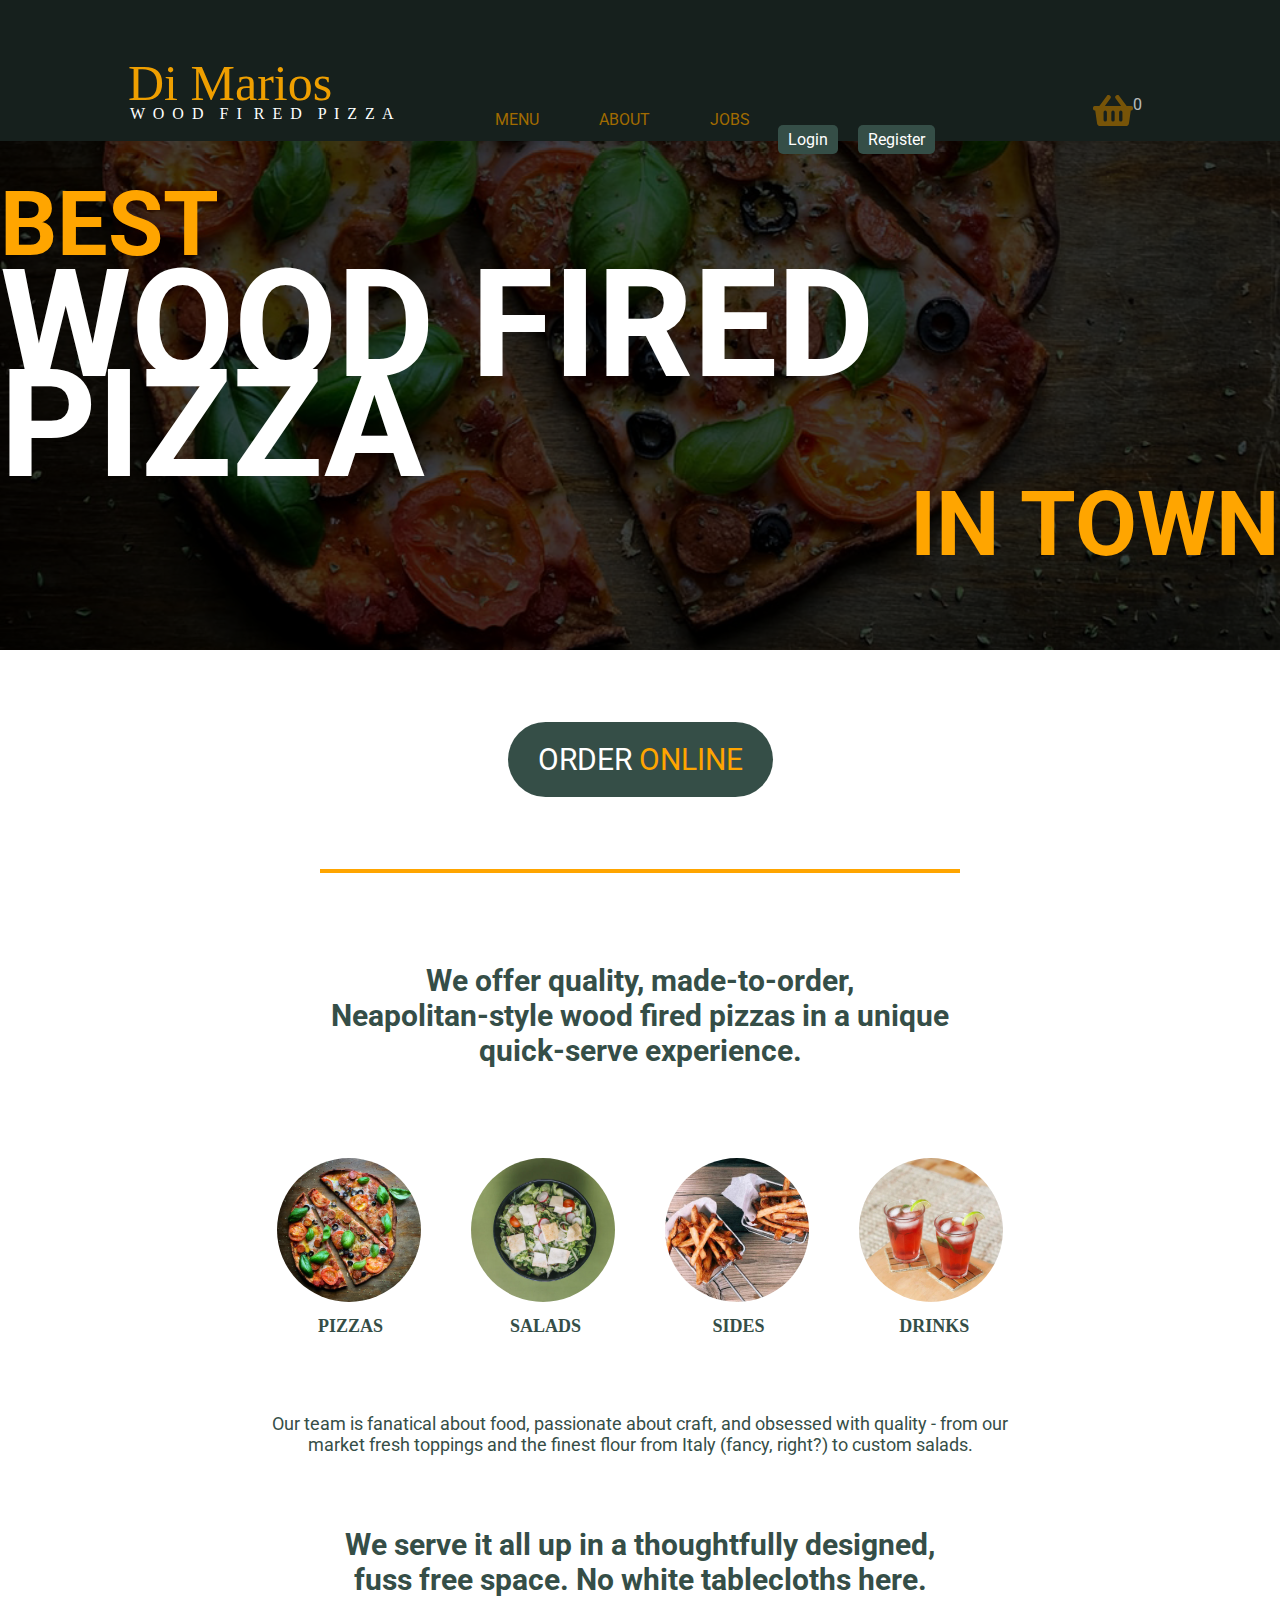
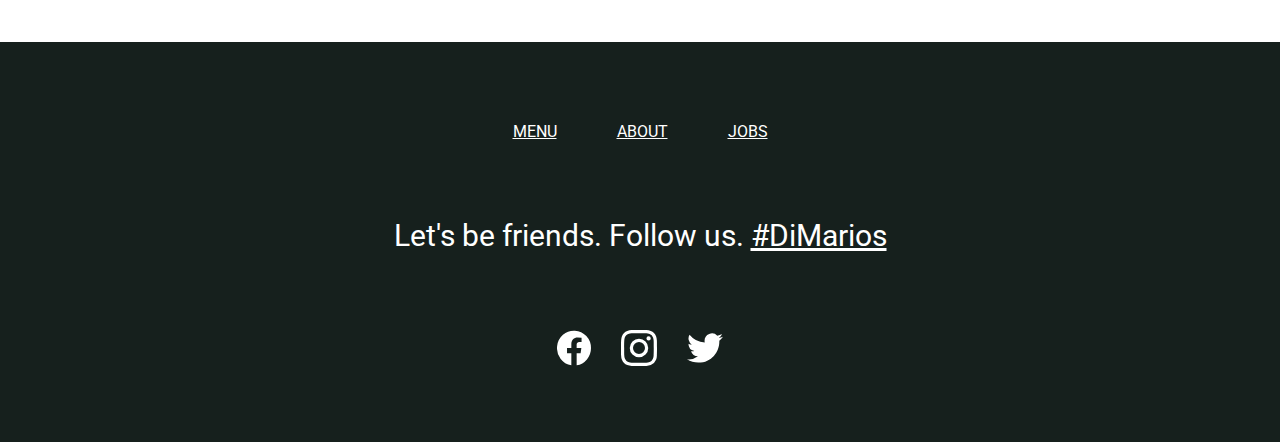
<file: DiMarios Design/index.html>
<!DOCTYPE html>
<html lang="en">
<head>
    <meta charset="UTF-8">
    <meta http-equiv="X-UA-Compatible" content="IE=edge">
    <meta name="description" content="DiMarios wood fired pizza">
    <meta name="viewport" content="width=device-width, initial-scale=1.0">
    <title>DiMarios</title>
    <link href="https://fonts.googleapis.com/css2?family=Roboto:wght@500&display=swap" rel="stylesheet">
    <link rel="stylesheet" href="css/index.css">

</head>
<body>
    <!--top navigation section-->
    <div class="top-section">
        <div class="flex-container">
            <div class="logo">
               <a href="index.html"> <img class="logo-name" src="images/logo.svg" alt="logo" ></a>
            </div>
            <div class="nav_links">
                <ul>
                    <li><a href="menu.html">menu</a></li>
                    <li><a href="about.html">about</a></li>
                    <li><a href="jobs.html">jobs</a></li>
                </ul>
            </div>
            <div class="register">
                <ul>
                    <li><a href="loggin.html">Login</a></li>
                    <li><a href="register.html">Register</a></li>
                    <li class="cart">
                        <a class="cart-icon" href="cart.html">
                            <img  src="images/cart.svg" alt="shopping-cart"><span>0</span>
                        </a>
                    </li>
                </ul>
            </div>
        </div>
    </div>
    <!--banner section-->
    <div class="banner">
        <img class="banner-image" src="images/banner_image.png" alt="banner-immage">  
    </div>
    <div class="banner-cover">
        <h2><span class="left"> BEST</span> <br> WOOD FIRED PIZZA <br><span class="right"> IN TOWN</span></h2>
    </div>
    <!--main content-->
    <div class="content">
        <div class="order-online">
            <a class="order-online-button" href="menu.html">ORDER <span class="orange">ONLINE</span></a>
        </div>
        <hr>
        <h3>We offer quality, made-to-order, <br>
            Neapolitan-style wood fired pizzas in a unique <br>
            quick-serve experience.</h3>
            <div class="menu-selection">
                <a href="menu.html"><img src="images/pizzas.svg" alt="pizzas"></a>
                <a href="menu.html"><img src="images/salads.svg" alt="salads"></a>
                <a href="menu.html"><img src="images/sides.svg" alt="sides"></a>
                <a href="menu.html"><img src="images/drinks.svg" alt="drinks"></a>
            </div>
            <p>Our team is fanatical about food, passionate about craft, and obsessed with quality - from our <br>
                market fresh toppings and the finest flour from Italy (fancy, right?) to custom salads.</p>
            <h3>We serve it all up in a thoughtfully designed, <br>
                fuss free space. No white tablecloths here.
                </h3>
    </div>
     <!--footer section-->
     <footer>
        <div class="footer-links">
            <ul>
                <li><a href="menu.html">menu</a></li>
                <li><a href="about.html">about</a></li>
                <li><a href="jobs.html">jobs</a></li>
            </ul>
            <p>Let's be friends. Follow us. <span class="underline"> #DiMarios </span></p>
            <div class="social">
                <img src="images/facebook.svg" alt="facebook">
                <img src="images/instagram.svg" alt="instagram">
                <img src="images/twitter.svg" alt="twitter">
            </div>
    </footer>

    <script src="javascript/cart.js"></script>
  
    
    
     
</body>
</html>
</file>
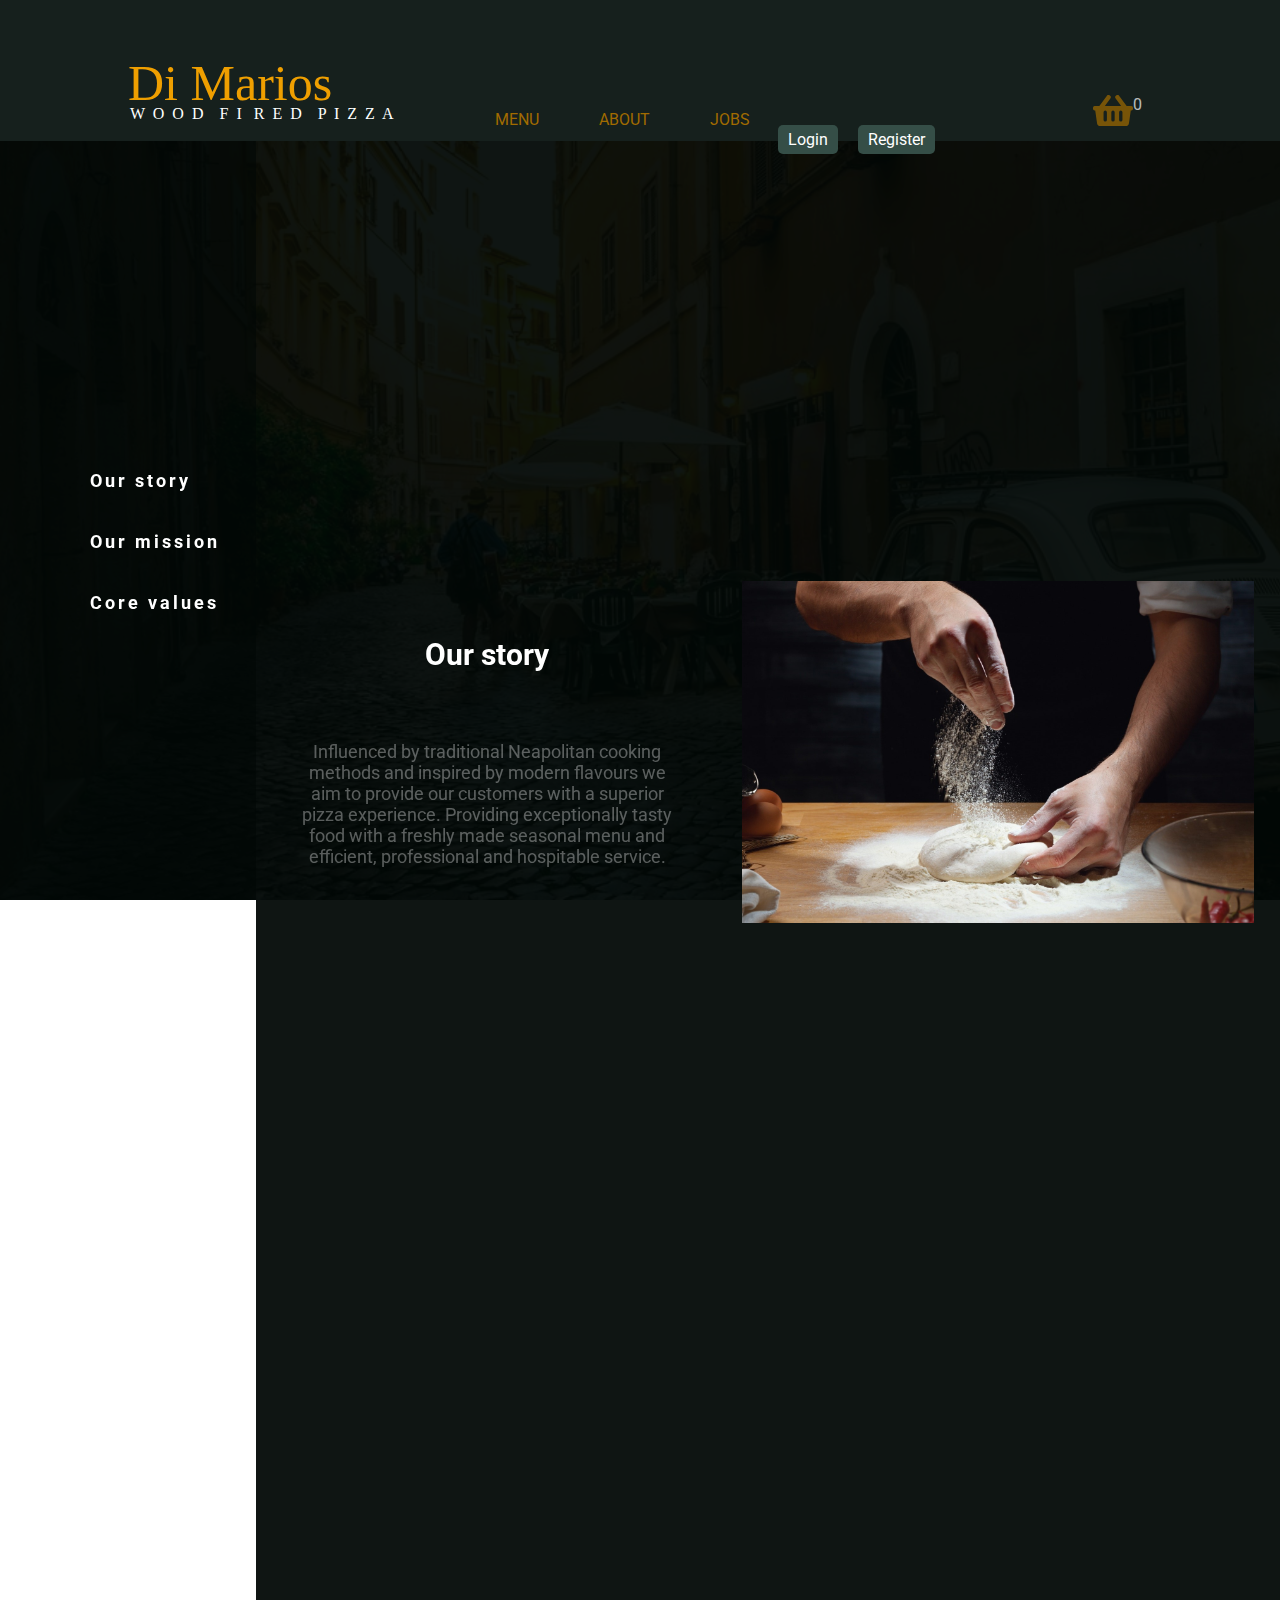
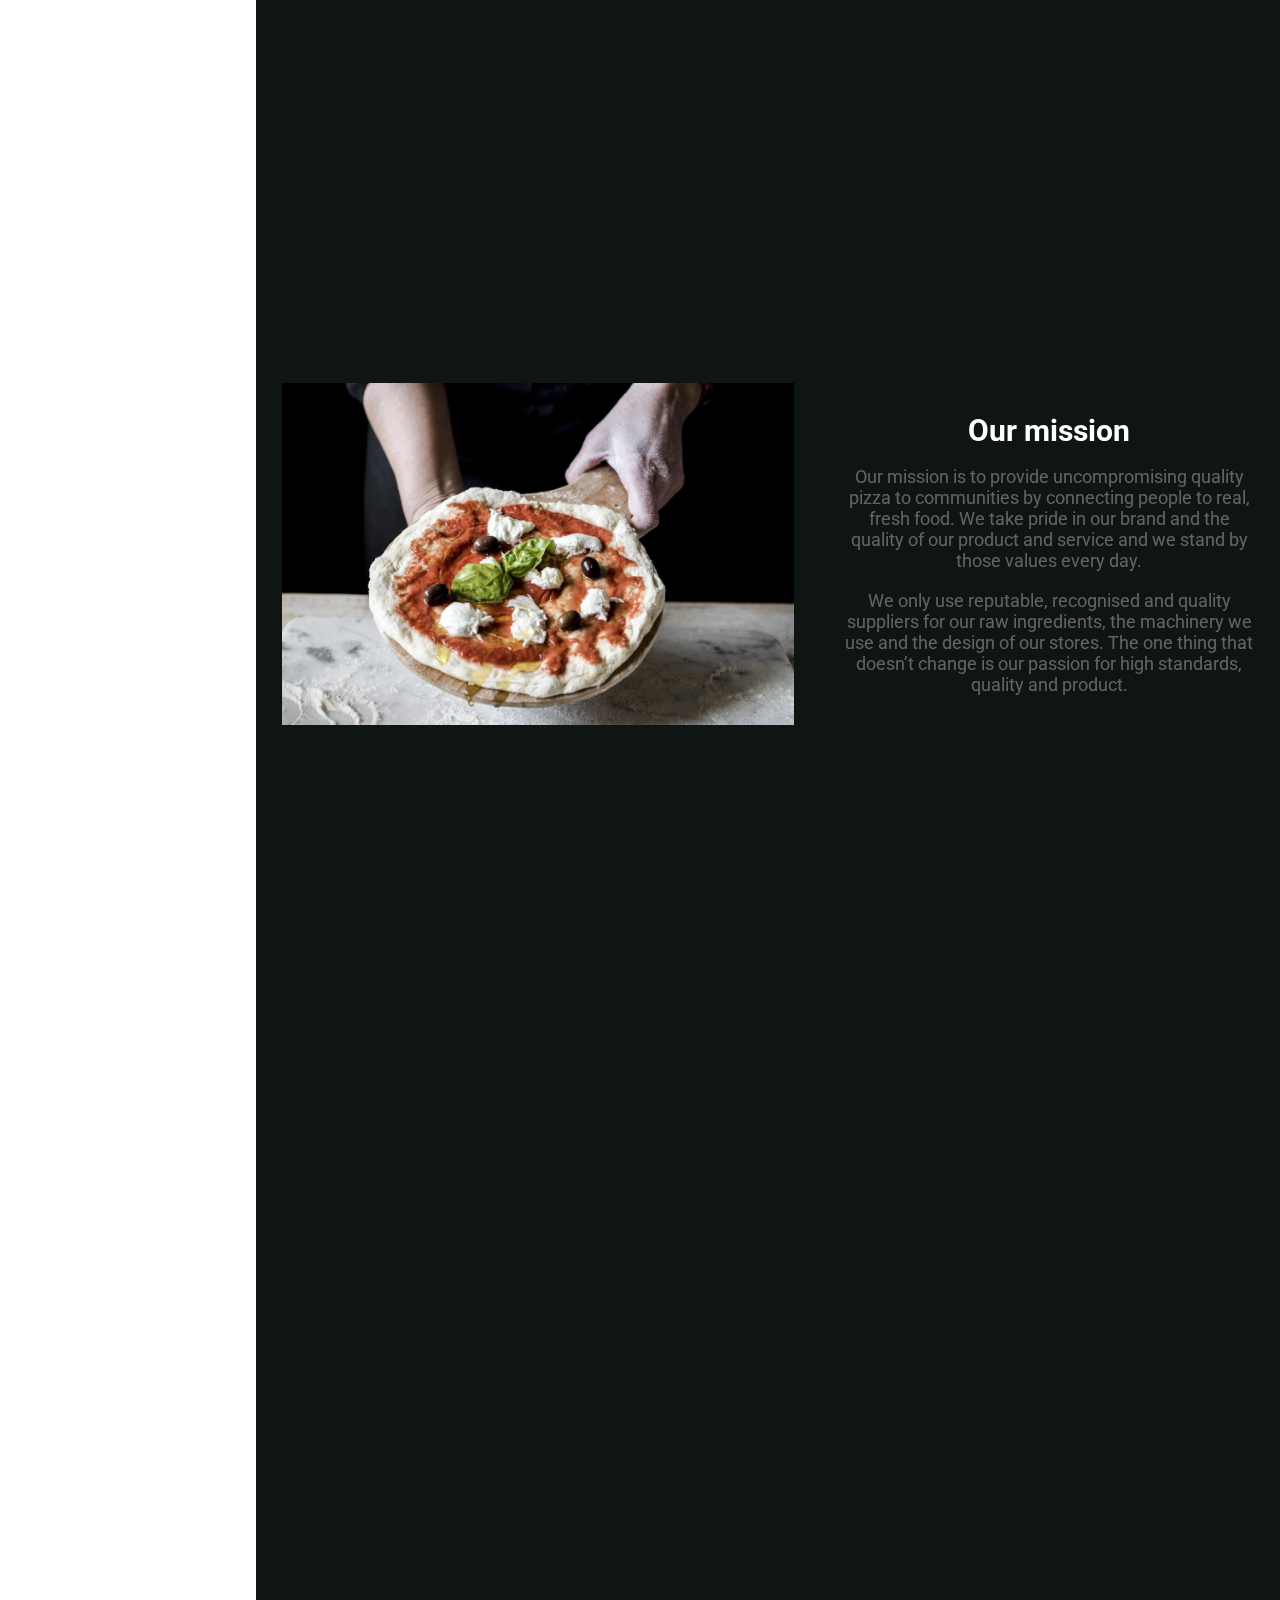
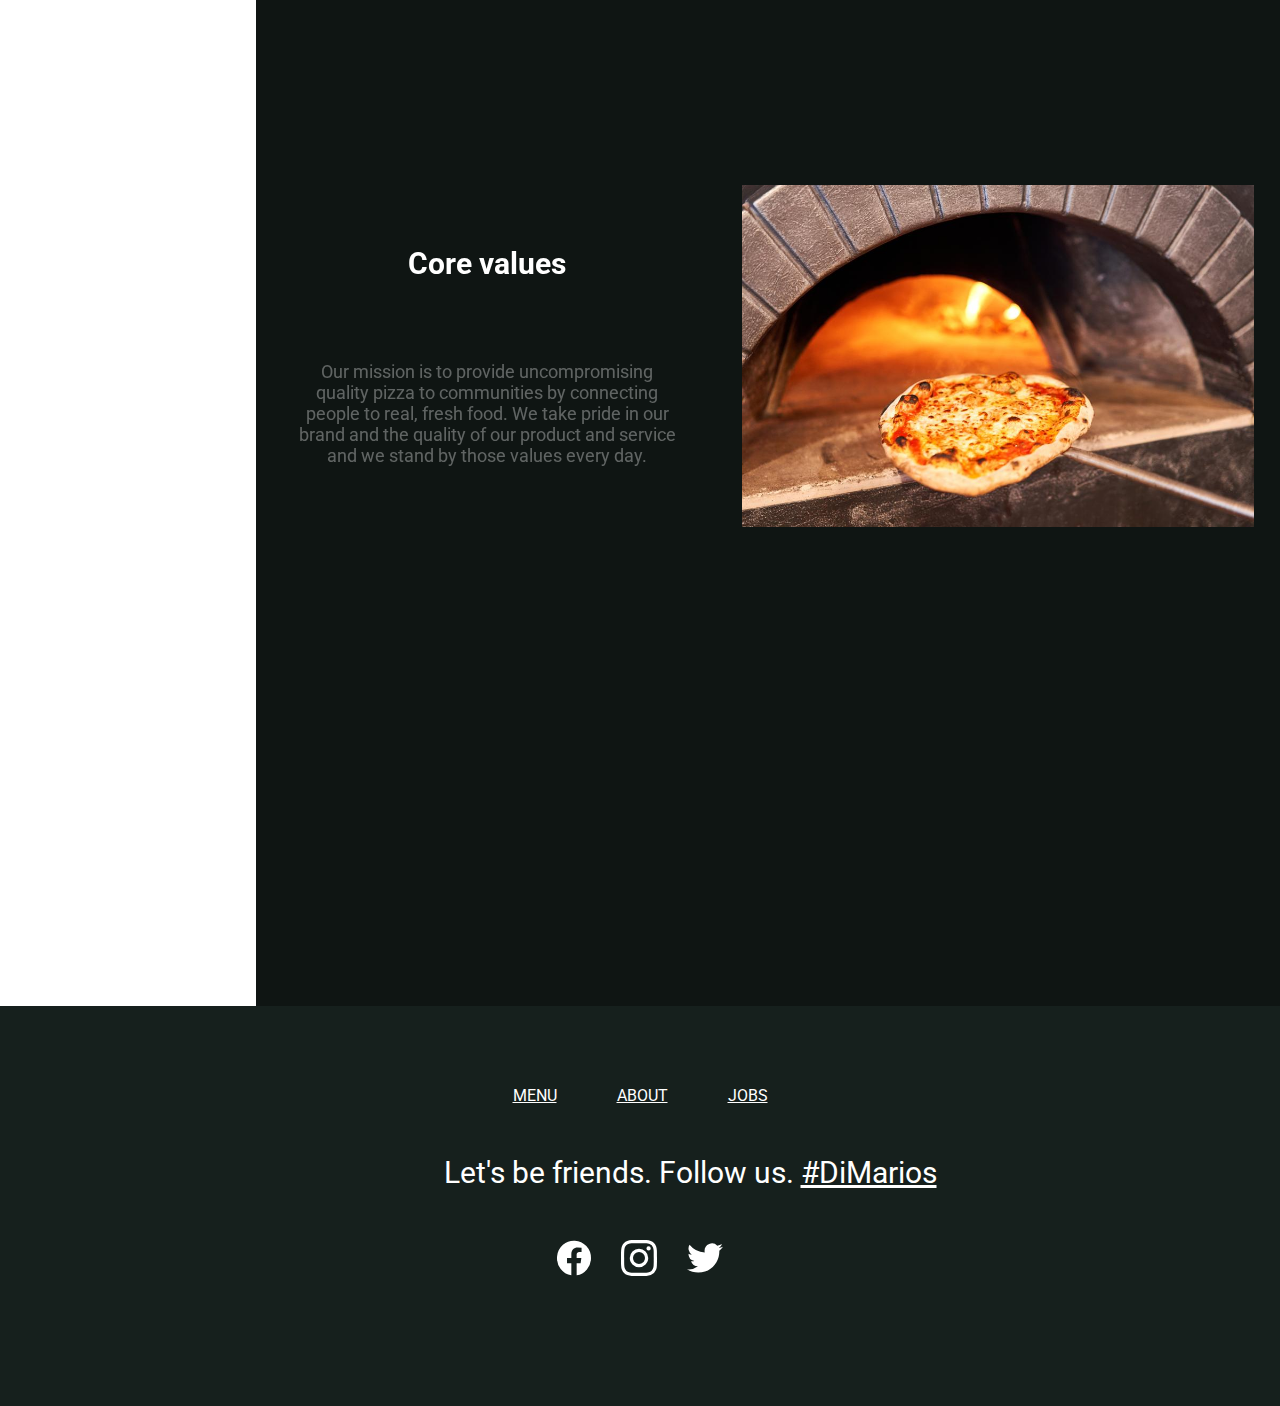
<file: DiMarios Design/about.html>
<!DOCTYPE html>
<html lang="en">
<head>
    <meta charset="UTF-8">
    <meta http-equiv="X-UA-Compatible" content="IE=edge">
    <meta name="description" content="DiMarios wood fired pizza">
    <meta name="viewport" content="width=device-width, initial-scale=1.0">
    <title>DiMarios</title>
    <link href="https://fonts.googleapis.com/css2?family=Roboto:wght@500&display=swap" rel="stylesheet">
    <link rel="stylesheet" href="css/about.css">

</head>
<body>
    <img class="background" src="images/background.jpg" alt="background">
    <!--top navigation section-->
    <div class="top-section">
        <div class="flex-container">
            <div class="logo">
               <a href="index.html"> <img class="logo-name" src="images/logo.svg" alt="logo" ></a>
            </div>
            <div class="nav_links">
                <ul>
                    <li><a href="menu.html">menu</a></li>
                    <li><a href="about.html">about</a></li>
                    <li><a href="jobs.html">jobs</a></li>
                </ul>
            </div>
            <div class="register">
                <ul>
                    <li><a href="loggin.html">Login</a></li>
                    <li><a href="register.html">Register</a></li>
                    <li class="cart">
                        <a class="cart-icon" href="cart.html">
                            <img  src="images/cart.svg" alt="shopping-cart"><span>0</span>
                        </a>
                    </li>
                </ul>
            </div>
        </div>
    </div>
    <!--side navigation-->
    <div class="side-bar">
        <ul>
            <li><a href="#story">Our story</a></li>
            <li><a href="#mission">Our mission</a></li>
            <li><a href="#values">Core values</a></li>
        </ul>
    </div>
    <div class="right-parent-container">
        <hr id="story">
        <div class="right-side-flex">
            <div class="content">
                <h3>Our story</h3>
                    <p>Influenced by traditional Neapolitan cooking <br>
                    methods and inspired by modern flavours we <br>
                    aim to provide our customers with a superior <br>
                    pizza experience. Providing exceptionally tasty <br>
                    food with a freshly made seasonal menu and <br>
                    efficient, professional and hospitable service. 
                </p>
            </div>
            <div class="image">
                <img class="images" src="images/img1.jpg" alt="piiza-on-fire">
            </div>
        </div>
        <hr id="mission">
        <div class="right-side-flex">
            <div class="image">
                <img class="images" src="images/img2.jpg" alt="piiza-on-fire">
            </div>
            <div class="content">
                <h3>Our mission</h3>
                    <p>Our mission is to provide uncompromising quality <br>
                        pizza to communities by connecting people to real,<br>
                        fresh food. We take pride in our brand and the <br> 
                        quality of our product and service and we stand by <br>
                        those values every day.
                    </p>
                    <p>
                        We only use reputable, recognised and quality <br>
                        suppliers for our raw ingredients, the machinery we <br>
                        use and the design of our stores. The one thing that <br> 
                        doesn’t change is our passion for high standards, <br>
                        quality and product.
                    </p>
            </div>
        </div>
        <hr id="values">
        <div class="right-side-flex">
            <div class="content">
                <h3>Core values</h3>
                    <p>Our mission is to provide uncompromising <br> 
                        quality pizza to communities by connecting <br> 
                        people to real, fresh food. We take pride in our <br> 
                        brand and the quality of our product and service <br> 
                        and we stand by those values every day.
                </p>
            </div>
            <div class="image">
                <img class="images" src="images/img3.jpg" alt="piiza-on-fire">
            </div>
        </div>
    </div>
     <!--footer section-->
     <footer>
        <div class="footer-links">
            <ul>
                <li><a href="menu.html">menu</a></li>
                <li><a href="about.html">about</a></li>
                <li><a href="jobs.html">jobs</a></li>
            </ul>
            <p>Let's be friends. Follow us. <span class="underline"> #DiMarios </span></p>
            <div class="social">
                <img src="images/facebook.svg" alt="facebook">
                <img src="images/instagram.svg" alt="instagram">
                <img src="images/twitter.svg" alt="twitter">
            </div>
    </footer>


    <script src="javascript/cart.js"></script>
 


  
    
    
     
</body>
</html>
</file>
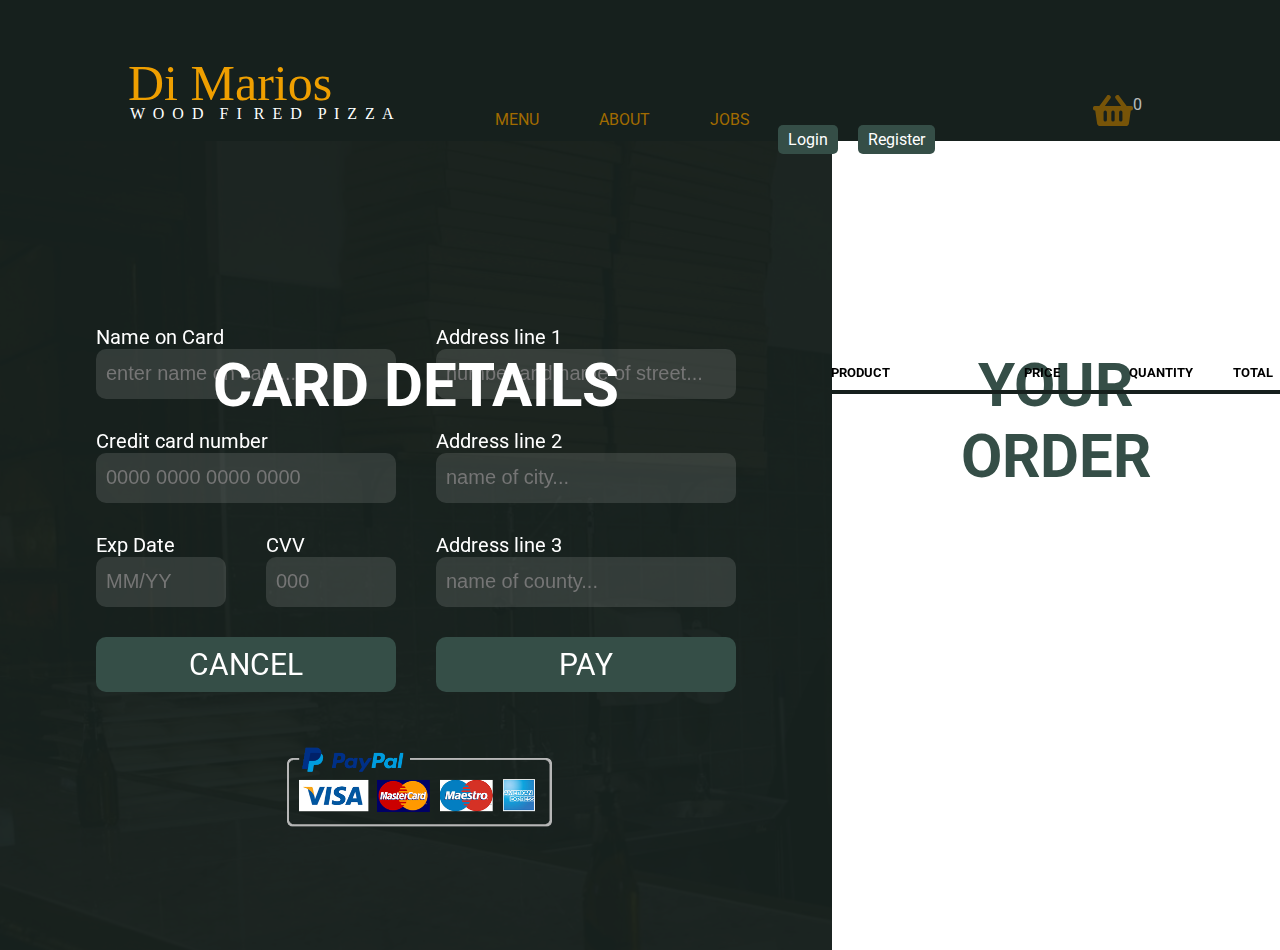
<file: DiMarios Design/cart.html>
<!DOCTYPE html>
<html lang="en">
<head>
    <meta charset="UTF-8">
    <meta http-equiv="X-UA-Compatible" content="IE=edge">
    <meta name="description" content="DiMarios wood fired pizza">
    <meta name="viewport" content="width=device-width, initial-scale=1.0">
    <title>DiMarios</title>
    <link href="https://fonts.googleapis.com/css2?family=Roboto:wght@500&display=swap" rel="stylesheet">
    <link rel="stylesheet" href="css/cart.css">

</head>
<body>
    <img class="background" src="images/paymentbackground.svg" alt="background">
    <!--top navigation section-->
    <div class="top-section">
        <div class="flex-container">
            <div class="logo">
               <a href="index.html"> <img class="logo-name" src="images/logo.svg" alt="logo" ></a>
            </div>
            <div class="nav_links">
                <ul>
                    <li><a href="menu.html">menu</a></li>
                    <li><a href="about.html">about</a></li>
                    <li><a href="jobs.html">jobs</a></li>
                </ul>
            </div>
            <div class="register">
                <ul>
                    <li><a href="loggin.html">Login</a></li>
                    <li><a href="register.html">Register</a></li>
                    <li class="cart">
                        <a class="cart-icon" href="cart.html">
                            <img  src="images/cart.svg" alt="shopping-cart"><span>0</span>
                        </a>
                    </li>
                </ul>
            </div>
        </div>
    </div>
    <!--main content-->
    <div class="main-container">

        <div class="left-payment-container">
            <h2 class="header1">CARD DETAILS</h2>
            <!--left payment container form-->
            <div class="payment-form">
                <form>
                    <div class="col">
                        <label for="cname">Name on Card</label><br>
                        <input type="text" id="cname" name="cardname" placeholder="enter name on card..."><br>
                        <label for="ccnum">Credit card number</label><br>
                        <input type="text" id="ccnum" name="cardnumber" placeholder="0000 0000 0000 0000"><br>
                        <div class="inline">
                            <div class="date">
                                <label for="expdate">Exp Date</label><br>
                                <input type="text" id="expdate" name="expdate" placeholder="MM/YY">
                            </div>
                            <div class="ccv">
                                <label for="cvv">CVV</label><br>
                                <input type="text" id="cvv" name="cvv" placeholder="000"> 
                            </div>
                        </div>
                        <div class="button cancel"><p>CANCEL</p></div><br>
                    </div>
                    <div class="col">
                        <label for="adr"></i> Address line 1</label><br>
                        <input type="text" id="adr" name="address" placeholder="number and name of street..."><br>
                        <label for="adr"></i> Address line 2</label><br>
                        <input type="text" id="adr" name="address" placeholder="name of city..."><br>
                        <label for="adr"></i> Address line 3</label><br>
                        <input type="text" id="adr" name="address" placeholder="name of county..."><br>
                        <div class="button pay"><p>PAY</p></div>
                    </div>
                </form>
                <div class="securepayments">
                    <img src="images/securepayment.png" alt="securepayments">
                </div>
            </div>
                <!--right cart items list continer-->
        </div>
        <div class="right-product-container">
            <h2 class="header2">YOUR ORDER</h2>
            <div class="products-container">
                <div class="product-header">
                    <h5 class="product-title">PRODUCT</h5>
                    <h5 class="price">PRICE</h5>
                    <h5 class="quantity">QUANTITY</h5>
                    <h5 class="total">TOTAL</h5>
                </div>
                <div class="products">

                </div>
            </div>
        </div>
    </div>


    <script src="javascript/cart.js"></script>
 


  
    
    
     
</body>
</html>
</file>
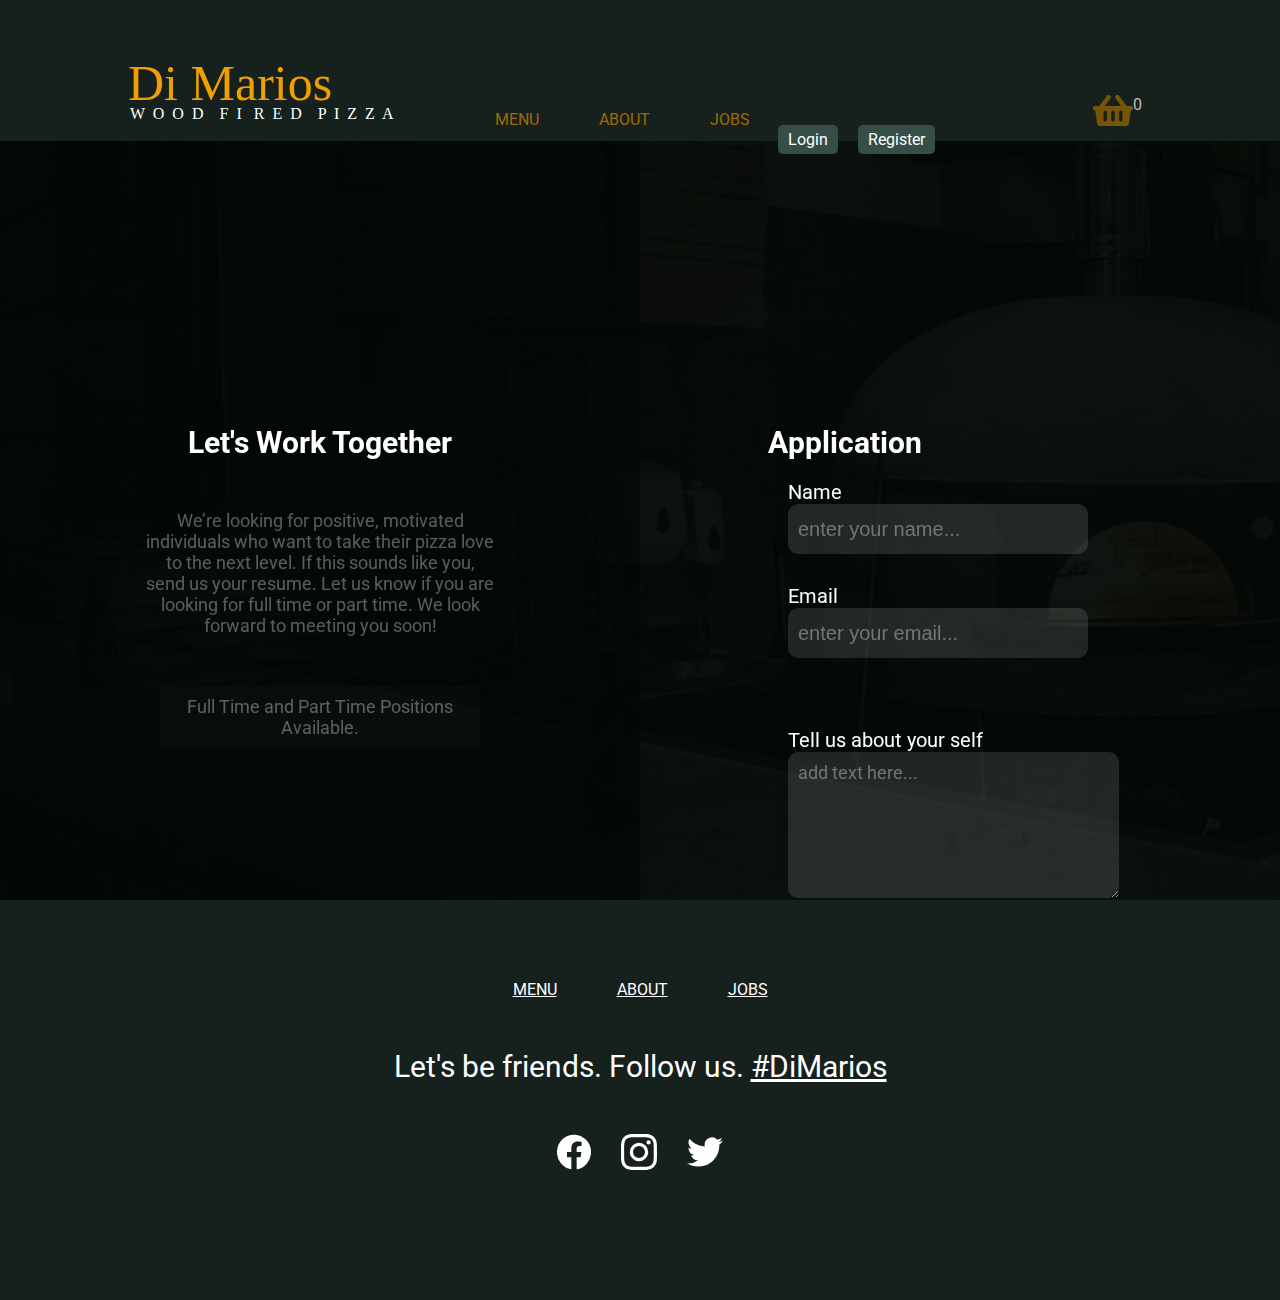
<file: DiMarios Design/jobs.html>
<!DOCTYPE html>
<html lang="en">
<head>
    <meta charset="UTF-8">
    <meta http-equiv="X-UA-Compatible" content="IE=edge">
    <meta name="description" content="DiMarios wood fired pizza">
    <meta name="viewport" content="width=device-width, initial-scale=1.0">
    <title>DiMarios</title>
    <link href="https://fonts.googleapis.com/css2?family=Roboto:wght@500&display=swap" rel="stylesheet">
    <link rel="stylesheet" href="css/jobs.css">

</head>
<body>
    <img class="background" src="images/paymentbackground.svg" alt="background">
    <!--top navigation section-->
    <div class="top-section">
        <div class="flex-container">
            <div class="logo">
               <a href="index.html"> <img class="logo-name" src="images/logo.svg" alt="logo" ></a>
            </div>
            <div class="nav_links">
                <ul>
                    <li><a href="menu.html">menu</a></li>
                    <li><a href="about.html">about</a></li>
                    <li><a href="jobs.html">jobs</a></li>
                </ul>
            </div>
            <div class="register">
                <ul>
                    <li><a href="loggin.html">Login</a></li>
                    <li><a href="register.html">Register</a></li>
                    <li class="cart">
                        <a class="cart-icon" href="cart.html">
                            <img  src="images/cart.svg" alt="shopping-cart"><span>0</span>
                        </a>
                    </li>
                </ul>
            </div>
        </div>
    </div>
    <div class="main-content">
        <div class="left">
            <h3>Let's Work Together</h3>
            <p>We’re looking for positive, motivated individuals who want to take their
                pizza love to the next level. If this sounds like you, send us your resume. 
                Let us know if you are looking for full time or part time. 
                We look forward to meeting you soon!</p>
            <p>Full Time and Part Time Positions Available.</p>
        </div>
        <div class="right">
           <h3>Application</h3> 
           <div class="form">
            <form>
                <div class="col">
                    <label for="name">Name</label><br>
                    <input type="text" id="name" name="name" placeholder="enter your name..."><br>
                    <label for="email">Email</label><br>
                    <input type="text" id="email" name="email" placeholder="enter your email..."><br>
                </div>
                <div class="col">
                    <label for="adr"></i> Tell us about your self</label><br>
                    <textarea id="textarea" name="textarea" placeholder="add text here..." rows="6" cols="29  "></textarea>
                    
                </div>
                <button onclick="myFunction()">APPLY</button>
            </form>
        </div>
        </div>
        
    </div>
    
     <!--footer section-->
     <footer>
        <div class="footer-links">
            <ul>
                <li><a href="menu.html">menu</a></li>
                <li><a href="about.html">about</a></li>
                <li><a href="jobs.html">jobs</a></li>
            </ul>
            <p>Let's be friends. Follow us. <span class="underline"> #DiMarios </span></p>
            <div class="social">
                <img src="images/facebook.svg" alt="facebook">
                <img src="images/instagram.svg" alt="instagram">
                <img src="images/twitter.svg" alt="twitter">
            </div>
    </footer>



  

    <script src="javascript/cart.js"></script>
    
    
     
</body>
</html>
</file>
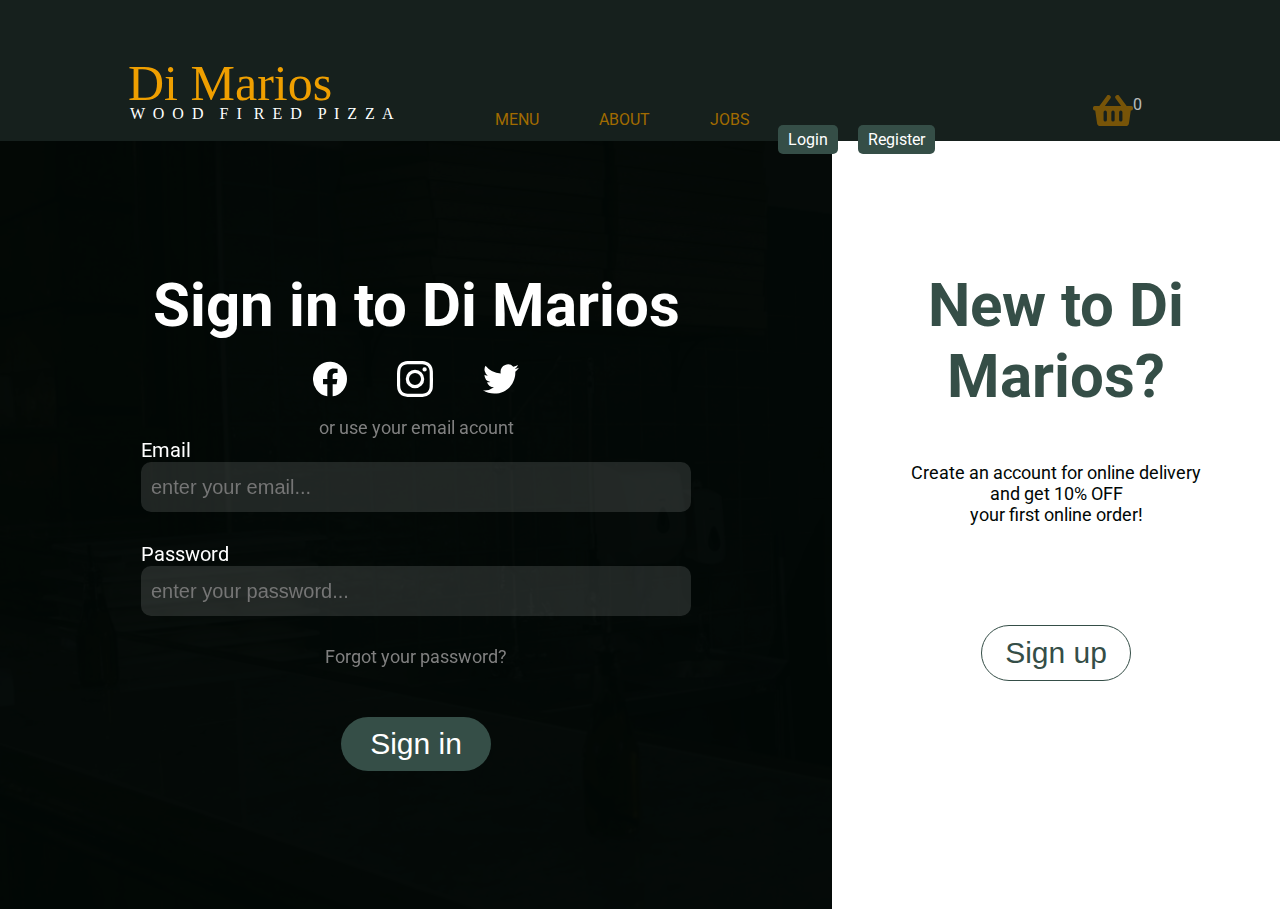
<file: DiMarios Design/loggin.html>
<!DOCTYPE html>
<html lang="en">
<head>
    <meta charset="UTF-8">
    <meta http-equiv="X-UA-Compatible" content="IE=edge">
    <meta name="description" content="DiMarios wood fired pizza">
    <meta name="viewport" content="width=device-width, initial-scale=1.0">
    <title>DiMarios</title>
    <link href="https://fonts.googleapis.com/css2?family=Roboto:wght@500&display=swap" rel="stylesheet">
    <link rel="stylesheet" href="css/loggin.css">

</head>
<body>
    <img class="background" src="images/paymentbackground.svg" alt="background-image">
    <!--top navigation section-->
    <div class="top-section">
        <div class="flex-container">
            <div class="logo">
               <a href="index.html"> <img class="logo-name" src="images/logo.svg" alt="logo" ></a>
            </div>
            <div class="nav_links">
                <ul>
                    <li><a href="menu.html">menu</a></li>
                    <li><a href="about.html">about</a></li>
                    <li><a href="jobs.html">jobs</a></li>
                </ul>
            </div>
            <div class="register">
                <ul>
                    <li><a href="loggin.html">Login</a></li>
                    <li><a href="register.html">Register</a></li>
                    <li class="cart">
                        <a class="cart-icon" href="cart.html">
                            <img  src="images/cart.svg" alt="shopping-cart"><span>0</span>
                        </a>
                    </li>
                </ul>
            </div>
        </div>
    </div>
    <!--main content-->
    <div class="main-flex-container">
        <div class="left">
            <h2 class="left-heading">Sign in to Di Marios</h2>
            <div class="social">
                <img src="images/facebook.svg" alt="facebook">
                <img src="images/instagram.svg" alt="instagram">
                <img src="images/twitter.svg" alt="twitter">
            </div>
            <p class="">or use your email acount</p>
            <div class="form">
                <form>
                  
                   
                        <label for="email">Email</label><br>
                        <input type="text" id="email" name="email" placeholder="enter your email..."><br>
                        <label for="name">Password</label><br>
                        <input type="password" id="password" name="password" placeholder="enter your password..."><br>
                        <p class="password-reset">Forgot your password?</p>
                   
                        <button class="left-button">Sign in</button>
                </form>
            </div>
        </div>
        <div class="right">
            <h2 class="right-heading">New to Di Marios?</h2>
            <p class="right-p">Create an account for online delivery <br>
                and get 10% OFF <br>
                your first online order!</p>
               <a href="register.html"> <button class="right-button">Sign up</button></a>
        </div>
    </div>
 
    <script src="javascript/cart.js"></script>
  
    
    
     
</body>
</html>
</file>
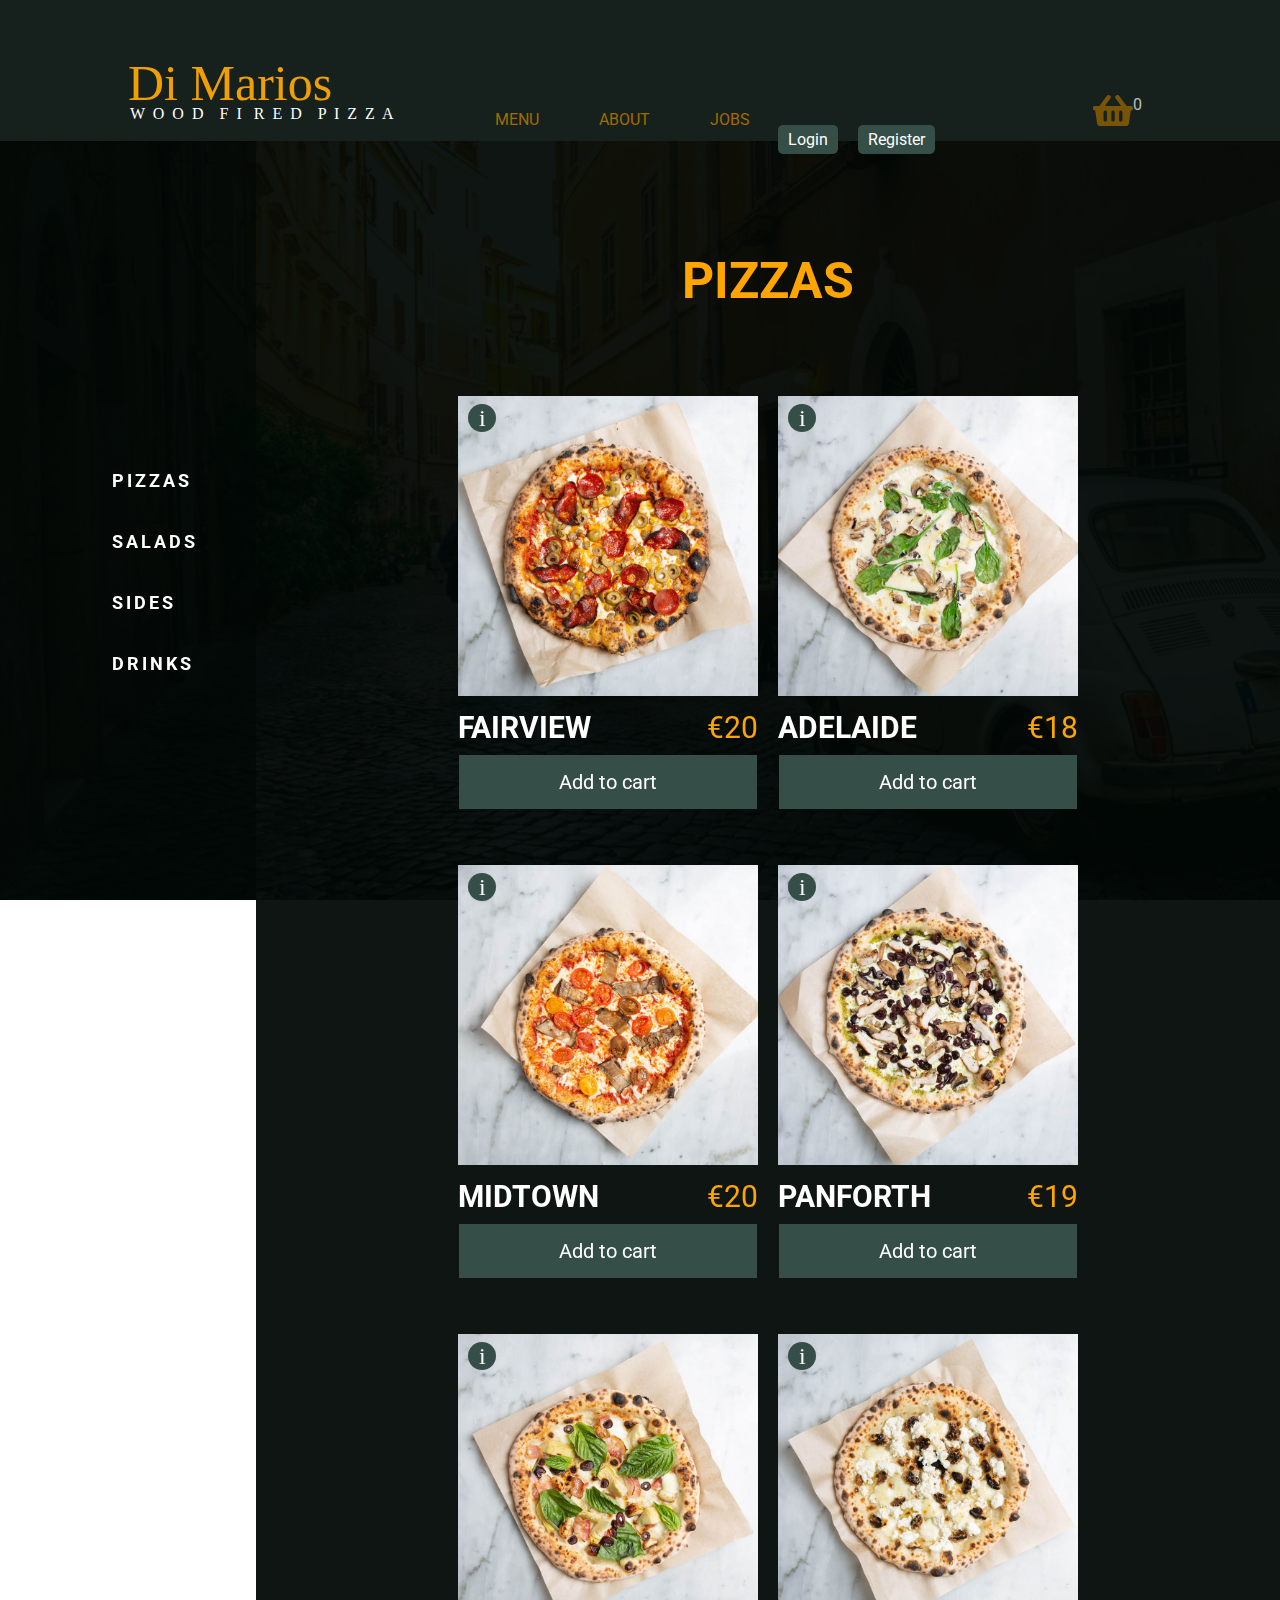
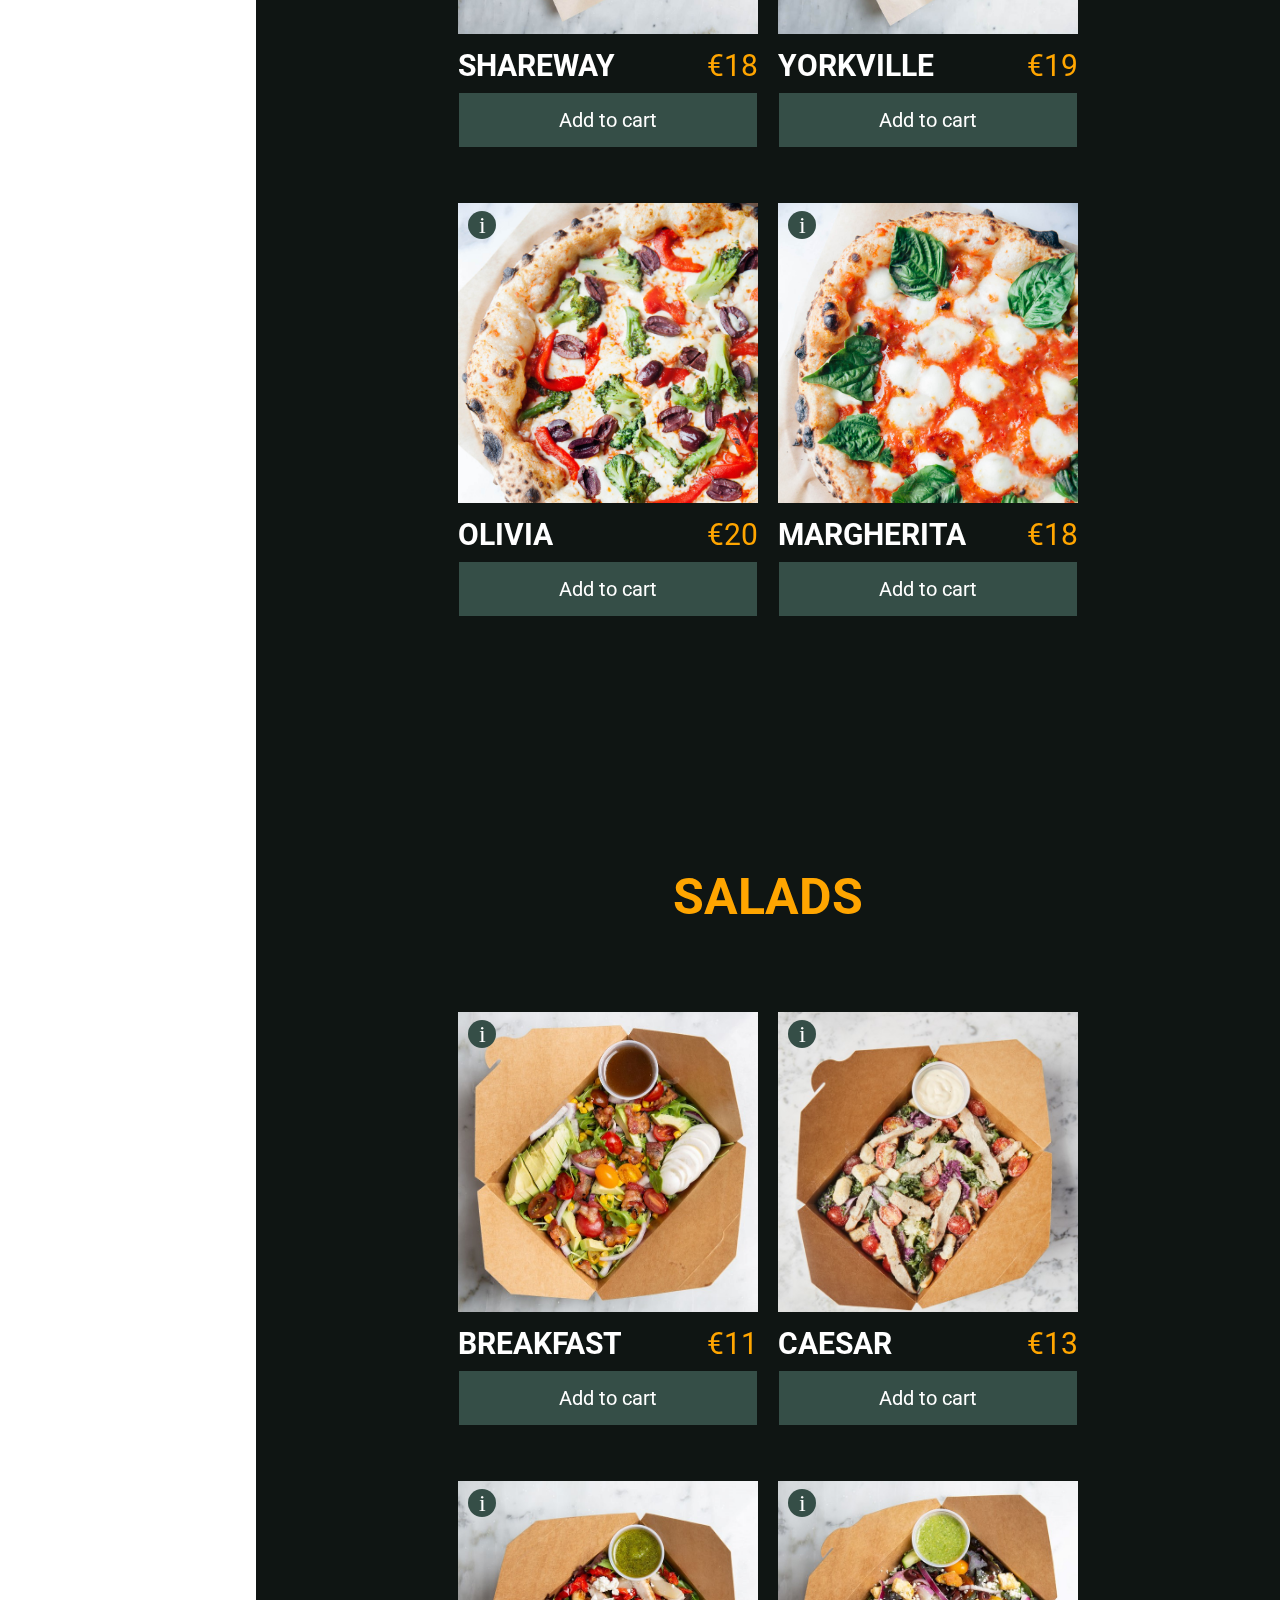
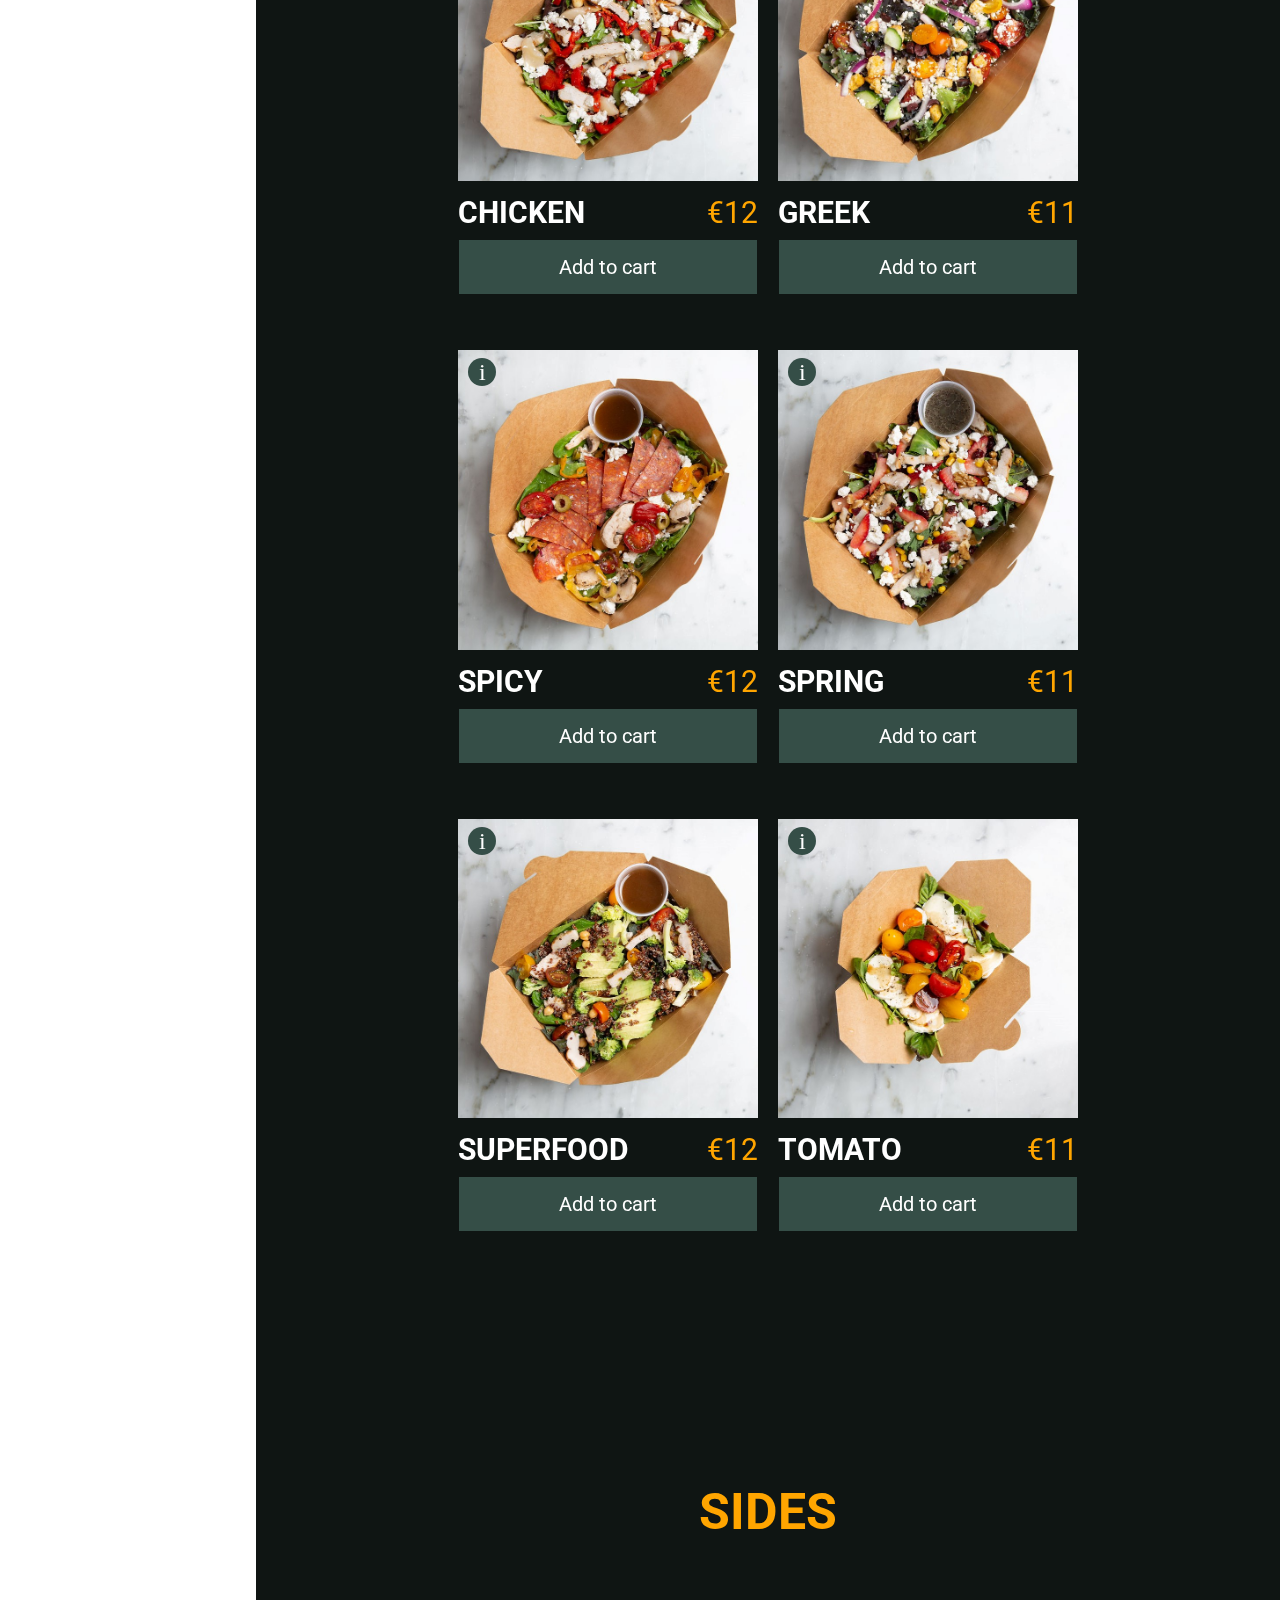
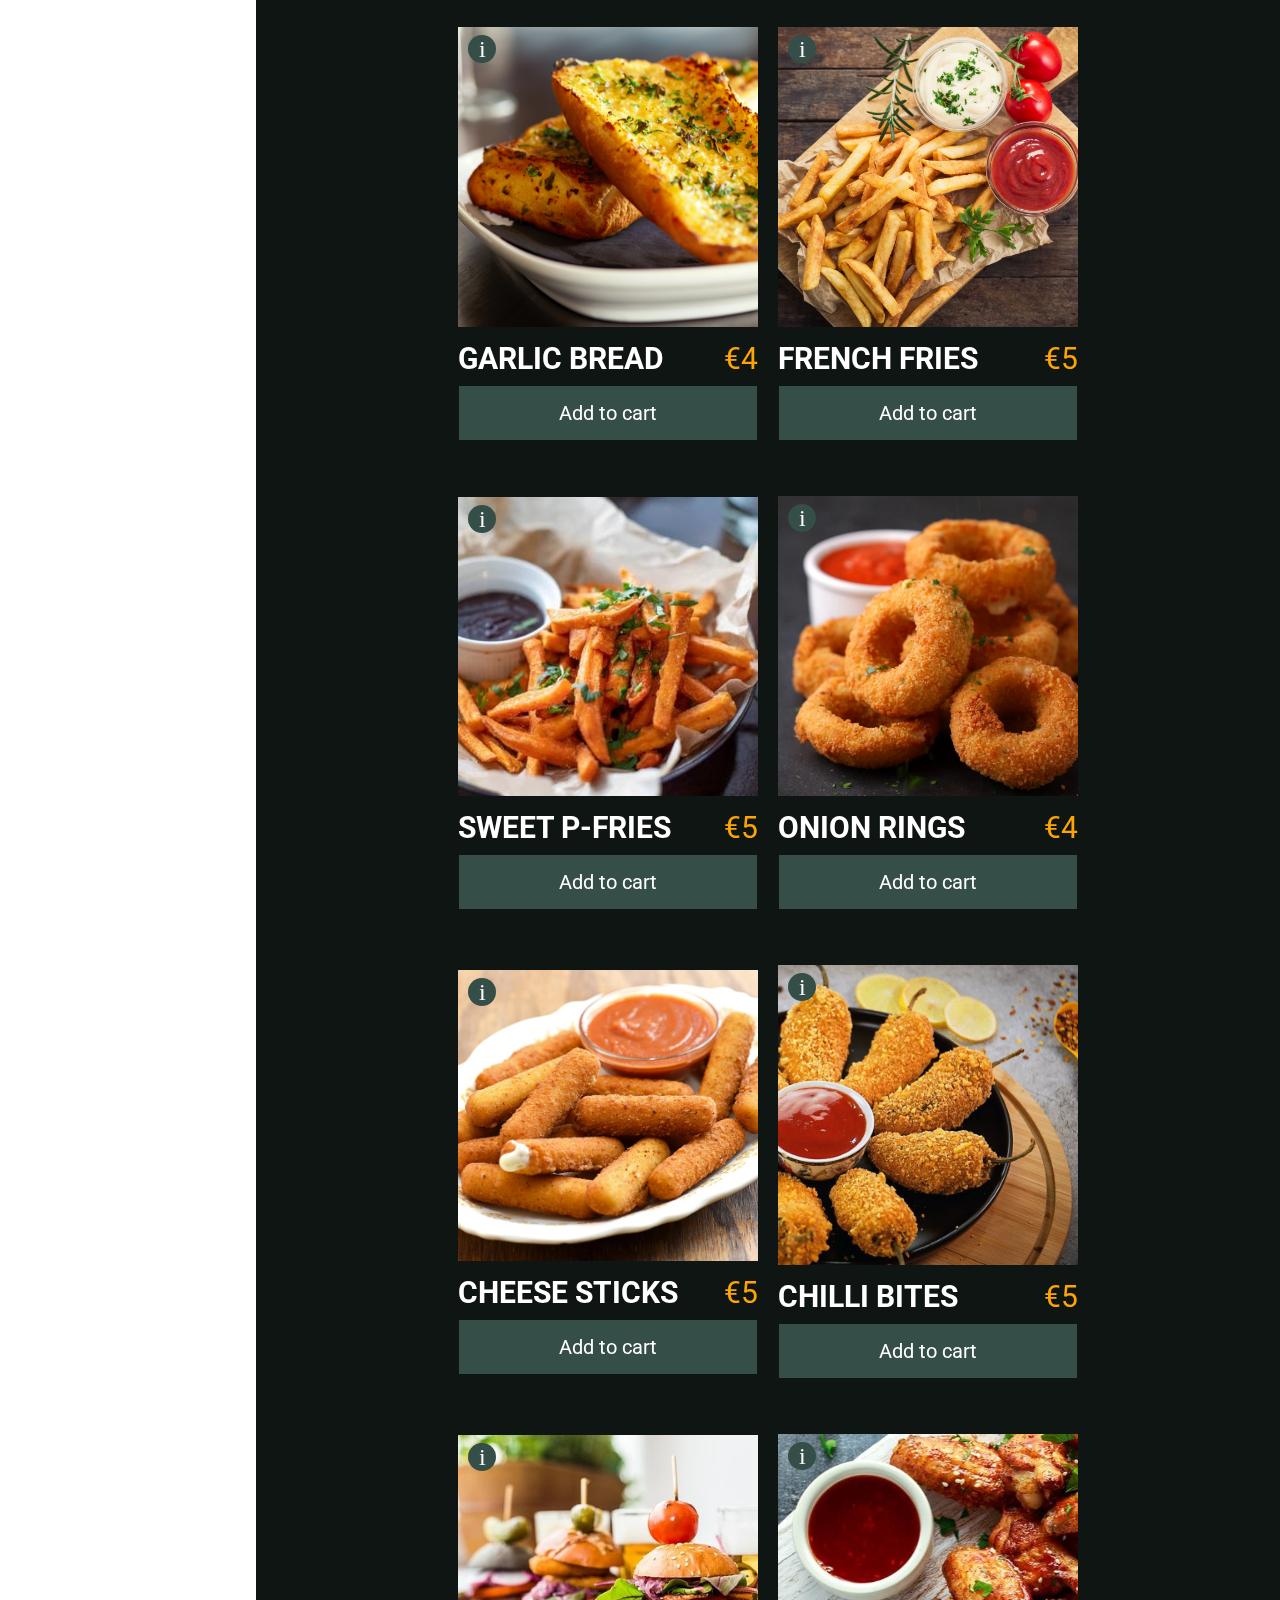
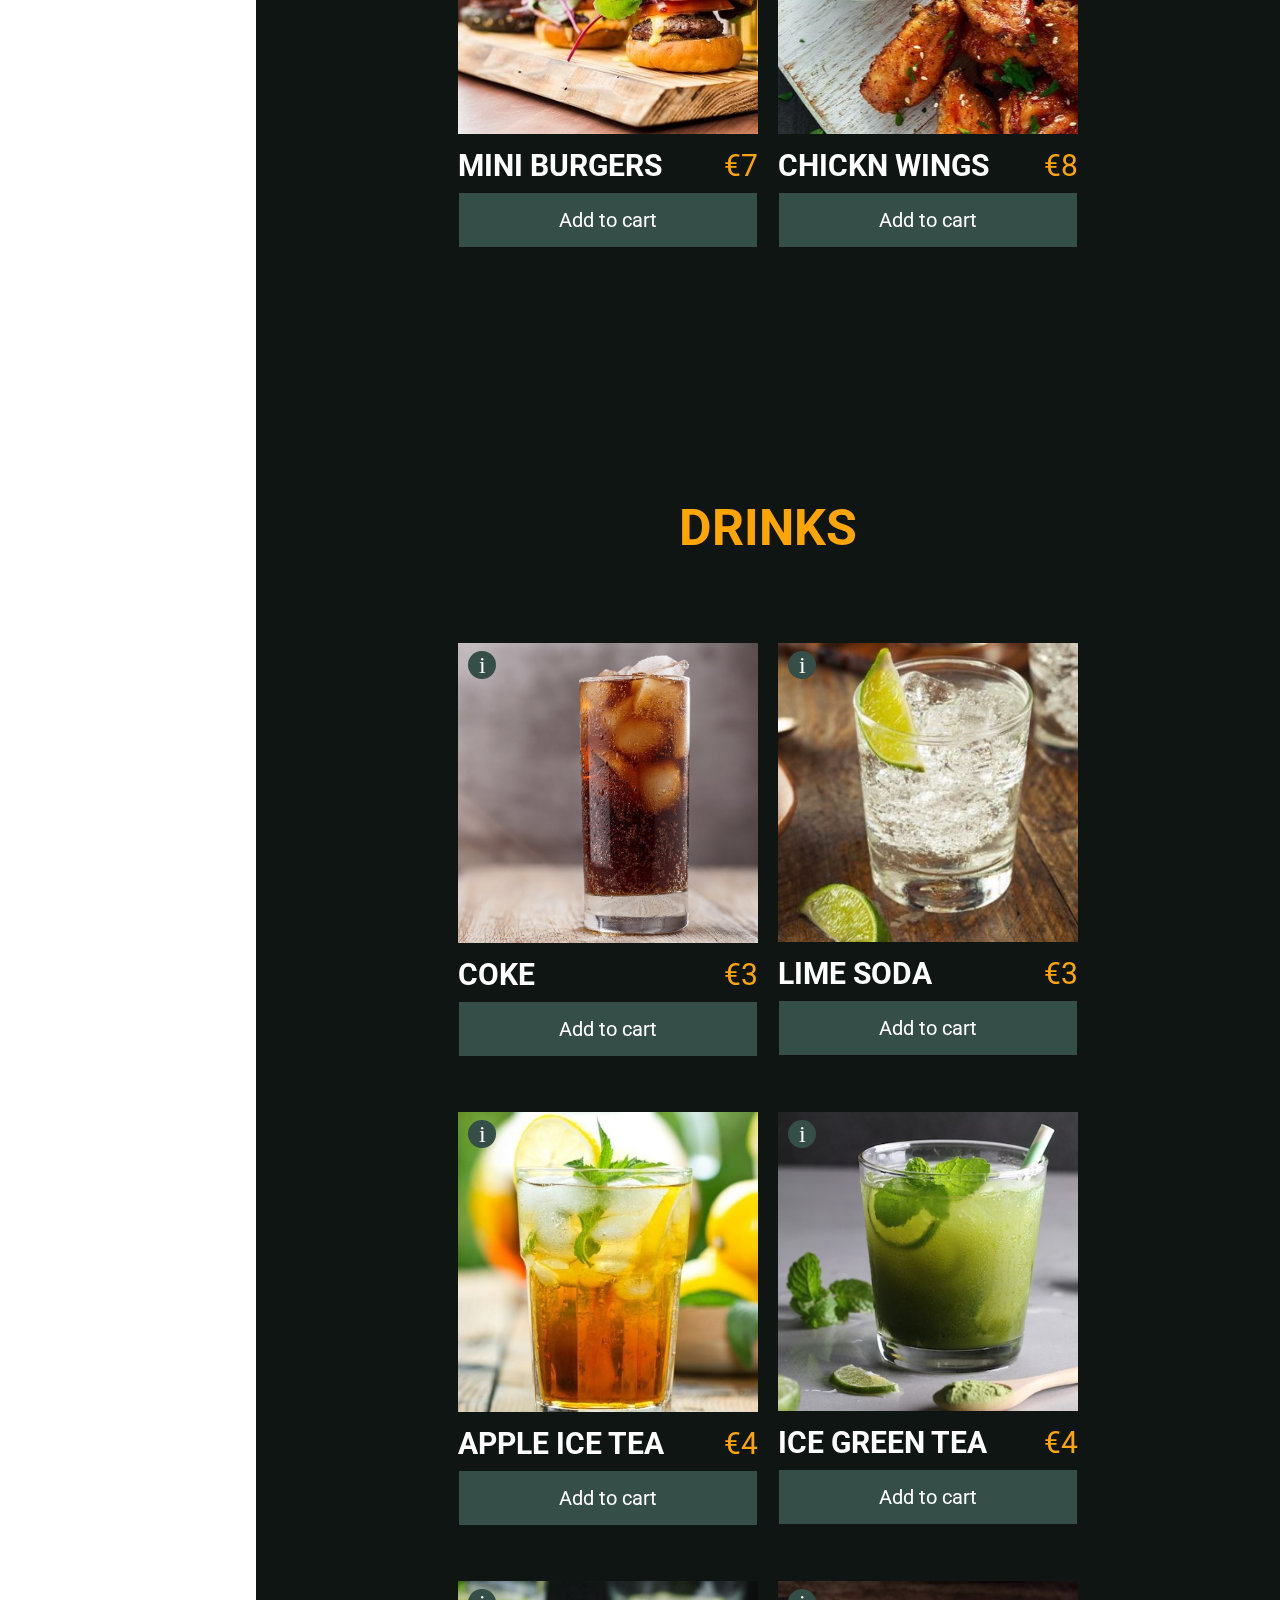
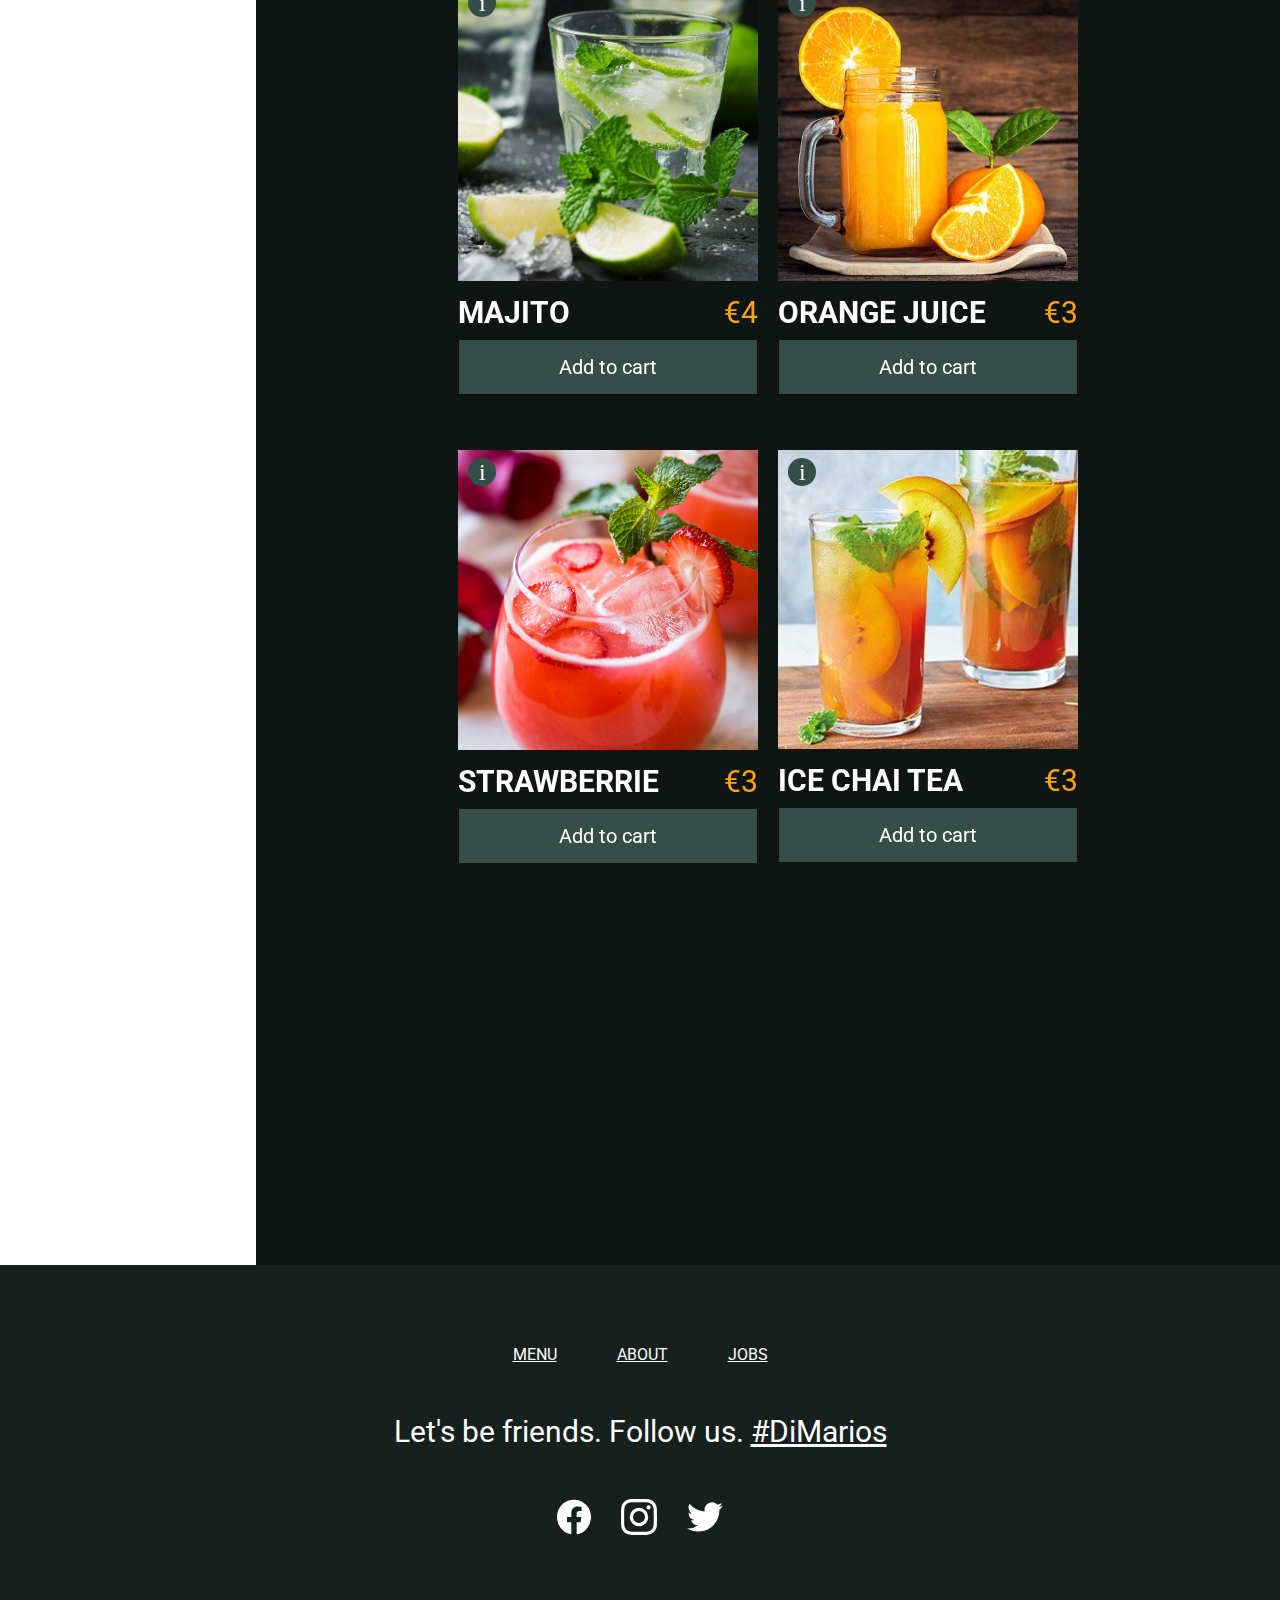
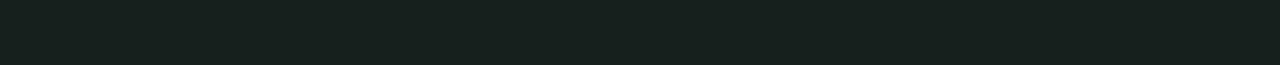
<file: DiMarios Design/menu.html>
<!DOCTYPE html>
<html lang="en">
<head>
    <meta charset="UTF-8">
    <meta http-equiv="X-UA-Compatible" content="IE=edge">
    <meta name="description" content="DiMarios wood fired pizza">
    <meta name="viewport" content="width=device-width, initial-scale=1.0">
    <title>DiMarios</title>
    <link href="https://fonts.googleapis.com/css2?family=Roboto:wght@500&display=swap" rel="stylesheet">
    <link rel="stylesheet" href="css/menu.css">

</head>

<body>
    <img class="background" src="images/background.jpg" alt="background">
    <!--top navigation section-->
    <div class="top-section">
        <div class="flex-container">
            <div class="logo">
               <a href="index.html"> <img class="logo-name" src="images/logo.svg" alt="logo" ></a>
            </div>
            <div class="nav_links">
                <ul>
                    <li><a href="menu.html">menu</a></li>
                    <li><a href="about.html">about</a></li>
                    <li><a href="jobs.html">jobs</a></li>
                </ul>
            </div>
            <div class="register">
                <ul>
                    <li><a href="loggin.html">Login</a></li>
                    <li><a href="register.html">Register</a></li>
                    <li class="cart">
                        <a class="cart-icon" href="cart.html">
                            <img  src="images/cart.svg" alt="shopping-cart"><span>0</span>
                        </a>
                    </li>
                </ul>
            </div>
        </div>
    </div>
    <!--main content-->
    <div class="content">
        <!--side navigation-->
        <div class="side-bar">
            <ul>
                <li><a href="#pizzas">Pizzas</a></li>
                <li><a href="#salads">Salads</a></li>
                <li><a href="#sides">Sides</a></li>
                <li><a href="#drinks">Drinks</a></li>
            </ul>
        </div>
        <!--manu-->
        <div class="menu">
            <!--pizza manu-->
            <hr id="pizzas" class="pizzas">
            <h2>PIZZAS</h2>
            <div class="menu-flex-container">
                <div class="menu-item">
                  <img class="information-icon" id="information-button1" onclick="pizzaShow1()" src="images/information.svg" alt="info-icon">
                    <img class="product-image" src="images/menu/pizza/fairview-pizza.jpg" alt="fairviewPizza">
                    <div class="product-details">
                        <h4 class="item-name">FAIRVIEW</h4>
                        <p class="item-price">€20</p>
                    </div>
                    <div class="button"><a class="add-cart pizza1" href="javascript:void(0)">Add to cart</a></div>
                    <div class="product-information pizza-information1" id="pizza-information1" onclick="pizzaHide1()">
                        <h5>Description</h5>
                        <p>California Tomato Sauce, Mozzarella Cheese, Cheddar Cheese, Roasted Garlic, Green Olives,
                            Spicy Sopressata, Ground Sausage & Pi Co. Crushed Peppers(Pepperoncini).</p>
                        <h5>Allergens</h5>
                        <p>MILK, EGG, SOY</p>
                    </div>
                </div>

                <div class="menu-item">
                    <img class="information-icon" id="information-button2" onclick="pizzaShow2()" src="images/information.svg" alt="info-icon">
                    <img class="product-image" src="images/menu/pizza/adelaide-pizza.jpg" alt="adelaidePizza">
                    <div class="product-details">
                        <h4 class="item-name">ADELAIDE</h4>
                        <p class="item-price">€18</p>
                    </div>
                    <div class="button"><a class="add-cart pizza2" href="javascript:void(0)">Add to cart</a></div>
                    <div class="product-information pizza-information2" id="pizza-information2" onclick="pizzaHide2()">
                        <h5>Description</h5>
                        <p>White Sauce, Fior Di Latte, Smoked provolone, Mushrooms, Spinach, Truffle Oil</p>
                        <h5>Allergens</h5>
                        <p>MILK, EGG, SOY</p>
                    </div>
                </div>
                <div class="menu-item">
                    <img class="information-icon" id="information-button3" onclick="pizzaShow3()" src="images/information.svg" alt="info-icon">
                    <img class="product-image" src="images/menu/pizza/midtown-pizza.jpg" alt="midtownPizza">
                    <div class="product-details">
                        <h4 class="item-name">MIDTOWN</h4>
                        <p class="item-price">€20</p>
                    </div>
                    <div class="button"><a class="add-cart pizza3" href="javascript:void(0)">Add to cart</a></div>
                    <div class="product-information pizza-information3" id="pizza-information3" onclick="pizzaHide3()">
                        <h5>Description</h5>
                        <p>California Tomato Sauce, Mozzarella Cheese, Grilled Eggplant, Cherry Tomatoes, Banana
                            Peppers.</p>
                        <h5>Allergens</h5>
                        <p>MILK, EGG, SOY</p>
                    </div>
                </div>
                <div class="menu-item">
                    <img class="information-icon" id="information-button4" onclick="pizzaShow4()" src="images/information.svg" alt="info-icon">
                    <img class="product-image" src="images/menu/pizza/panforth-pizza.jpg" alt="panforthPizza">
                    <div class="product-details">
                        <h4 class="item-name">PANFORTH</h4>
                        <p class="item-price">€19</p>
                    </div>
                    <div class="button"><a class="add-cart pizza4" href="javascript:void(0)">Add to cart</a></div>
                    <div class="product-information pizza-information4" id="pizza-information4" onclick="pizzaHide4()">
                        <h5>Description</h5>
                        <p>Pesto Sauce, Mozzarella Cheese, Feta Cheese, Kalamata Olives, Mushrooms, Grilled Chicken,
                            Cherry Tomatoes.</p>
                        <h5>Allergens</h5>
                        <p>MILK, EGG, SOY</p>
                    </div>
                </div>
                <div class="menu-item">
                    <img class="information-icon" id="information-button5" onclick="pizzaShow5()" src="images/information.svg" alt="info-icon">
                    <img class="product-image" src="images/menu/pizza/shareway-pizza.jpg" alt="sharewayPizza">
                    <div class="product-details">
                        <h4 class="item-name">SHAREWAY</h4>
                        <p class="item-price">€18</p>
                    </div>
                    <div class="button"><a class="add-cart pizza5" href="javascript:void(0)">Add to cart</a></div>
                    <div class="product-information pizza-information5" id="pizza-information5" onclick="pizzaHide5()">
                        <h5>Description</h5>
                        <p>Olive Oil, Fior Di Latte, Artichoke, Basil, Roasted Garlic, Kalamata Olives and Bacon.</p>
                        <h5>Allergens</h5>
                        <p>MILK, EGG, SOY</p>
                    </div>
                </div>

                <div class="menu-item">
                    <img class="information-icon" id="information-button6" onclick="pizzaShow6()" src="images/information.svg" alt="info-icon">
                    <img class="product-image" src="images/menu/pizza/yorkville-pizza.jpg" alt="yorkvillePizza">
                    <div class="product-details">
                        <h4 class="item-name">YORKVILLE</h4>
                        <p class="item-price">€19</p>
                    </div>
                    <div class="button"><a class="add-cart pizza6" href="javascript:void(0)">Add to cart</a></div>
                    <div class="product-information pizza-information6" id="pizza-information6" onclick="pizzaHide6()">
                        <h5>Description</h5>
                        <p>Olive Oil, Fior Di Latte, Ricotta, Crushed Walnuts, Honey, Truffle Oil and Kosher Salt.</p>
                        <h5>Allergens</h5>
                        <p>MILK, EGG, SOY</p>
                    </div>
                </div>
                <div class="menu-item">
                    <img class="information-icon" id="information-button7" onclick="pizzaShow7()" src="images/information.svg" alt="info-icon">
                    <img class="product-image" src="images/menu/pizza/olivia-pizza.jpg" alt="oliviaPizza">
                    <div class="product-details">
                        <h4 class="item-name">OLIVIA</h4>
                        <p class="item-price">€20</p>
                    </div>
                    <div class="button"><a class="add-cart pizza7" href="javascript:void(0)">Add to cart</a></div>
                    <div class="product-information pizza-information7" id="pizza-information7" onclick="pizzaHide7()">
                        <h5>Description</h5>
                        <p>Pesto Souce, Mozzarella Cheese, Kalamata Olives, Red Peppers, Broccoli.</p>
                        <h5>Allergens</h5>
                        <p>MILK, EGG, SOY</p>
                    </div>
                </div>
                <div class="menu-item">
                    <img class="information-icon" id="information-button8" onclick="pizzaShow8()" src="images/information.svg" alt="info-icon">
                    <img class="product-image" src="images/menu/pizza/margherita-pizza.jpg" alt="margheritaPizza">
                    <div class="product-details">
                        <h4 class="item-name">MARGHERITA</h4>
                        <p class="item-price">€18</p>
                    </div>
                    <div class="button"><a class="add-cart pizza8" href="javascript:void(0)">Add to cart</a></div>
                    <div class="product-information pizza-information8" id="pizza-information8" onclick="pizzaHide8()">
                        <h5>Description</h5>
                        <p>Italian Presto Souce, Mozzarela Cheese, Spinach</p>
                        <h5>Allergens</h5>
                        <p>MILK, EGG, SOY</p>
                    </div>
                </div>
            </div>
            <!--salad menu-->
            <hr id="salads">
            <h2>SALADS</h2>
            <div class="menu-flex-container">
                <div class="menu-item">
                    <img class="information-icon" id="information-button1" onclick="saladShow1()" src="images/information.svg" alt="info-icon">
                    <img class="product-image" src="images/menu/salad/large-breakfast-salad.jpeg" alt="breakfastSalad">
                    <div class="product-details">
                        <h4 class="item-name">BREAKFAST</h4>
                        <p class="item-price">€11</p>
                    </div>
                    <div class="button"><a class="add-cart salad1" href="javascript:void(0)">Add to cart</a></div>
                    <div class="product-information salad-information1" id="salad-information1" onclick="saladHide1()">
                        <h5>Description</h5>
                        <p>Arugula, Avocado, Hard Boiled Egg, Bacon, Cherry Tomatoes, Red Onion, Corn.</p>
                        <h5>Allergens</h5>
                        <p>MILK, EGG, SOY</p>
                    </div>
                </div>

                <div class="menu-item">
                    <img class="information-icon" id="information-button2" onclick="saladShow2()" src="images/information.svg" alt="info-icon">
                    <img class="product-image" src="images/menu/salad/large-caesar-salad.jpeg" alt="caesarSalad">
                    <div class="product-details">
                        <h4 class="item-name">CAESAR</h4>
                        <p class="item-price">€13</p>
                    </div>
                    <div class="button"><a class="add-cart salad2" href="javascript:void(0)">Add to cart</a></div>
                    <div class="product-information salad-information2" id="salad-information2" onclick="saladHide2()">
                        <h5>Description</h5>
                        <p>Romaine, Parmesan Cheese, Grilled Chicken, Croutons, Cherry Tomatoes & Caesar Dressing.</p>
                        <h5>Allergens</h5>
                        <p>MILK, EGG, SOY</p>
                    </div>
                </div>
                <div class="menu-item">
                    <img class="information-icon" id="information-button3" onclick="saladShow3()" src="images/information.svg" alt="info-icon">
                    <img class="product-image" src="images/menu/salad/large-chicken-pesto-salad.jpeg" alt="chickenPestoSalad">
                    <div class="product-details">
                        <h4 class="item-name">CHICKEN</h4>
                        <p class="item-price">€12</p>
                    </div>
                    <div class="button"><a class="add-cart salad3" href="javascript:void(0)">Add to cart</a></div>
                    <div class="product-information salad-information3" id="salad-information3" onclick="saladHide3()">
                        <h5>Description</h5>
                        <p>Spring Mix, Grilled Chicken, Sun-Dried Tomatoes, Roasted Red Peppers, Roasted Garlic, Goat Cheese, Pear with Pesto Dressing.</p>
                        <h5>Allergens</h5>
                        <p>MILK, EGG, SOY</p>
                    </div>
                </div>
                <div class="menu-item">
                    <img class="information-icon" id="information-button4" onclick="saladShow4()" src="images/information.svg" alt="info-icon">
                    <img class="product-image" src="images/menu/salad/large-greek-salad.jpeg" alt="greekSalad">
                    <div class="product-details">
                        <h4 class="item-name">GREEK</h4>
                        <p class="item-price">€11</p>
                    </div>
                    <div class="button"><a class="add-cart salad4" href="javascript:void(0)">Add to cart</a></div>
                    <div class="product-information salad-information4" id="salad-information4" onclick="saladHide4()">
                        <h5>Description</h5>
                        <p>Romaine Lettuce, Kalamata Olives, Cucumber, Cherry Tomatoes, Feta Cheese, Red Onion, with Greek Dressing</p>
                        <h5>Allergens</h5>
                        <p>MILK, EGG, SOY</p>
                    </div>
                </div>
                <div class="menu-item">
                    <img class="information-icon" id="information-button5" onclick="saladShow5()" src="images/information.svg" alt="info-icon">
                    <img class="product-image" src="images/menu/salad/large-spicy-kick-salad.jpeg" alt="spicyKickSalad">
                    <div class="product-details">
                        <h4 class="item-name">SPICY</h4>
                        <p class="item-price">€12</p>
                    </div>
                    <div class="button"><a class="add-cart salad5" href="javascript:void(0)">Add to cart</a></div>
                    <div class="product-information salad-information5" id="salad-information5" onclick="saladHide5()">
                        <h5>Description</h5>
                        <p>Spring Mix, Spicy Sopressata, Green Olives, Mushroom, Ricotta, Banana Peppers & Cherry Tomatoes. With Balsamic Vinaigrette.</p>
                        <h5>Allergens</h5>
                        <p>MILK, EGG, SOY</p>
                    </div>
                </div>

                <div class="menu-item">
                    <img class="information-icon" id="information-button6" onclick="saladShow6()" src="images/information.svg" alt="info-icon">
                    <img class="product-image" src="images/menu/salad/large-spring-salad.jpeg" alt="springSalad">
                    <div class="product-details">
                        <h4 class="item-name">SPRING</h4>
                        <p class="item-price">€11</p>
                    </div>
                    <div class="button"><a class="add-cart salad6" href="javascript:void(0)">Add to cart</a></div>
                    <div class="product-information salad-information6" id="salad-information6" onclick="saladHide6()">
                        <h5>Description</h5>
                        <p>Spring Mix, Arugula, Strawberries, Walnuts, Goat Cheese, Chicken, Cranberries & Corn. With Hone Lime Poppy Seed Dressing.</p>
                        <h5>Allergens</h5>
                        <p>MILK, EGG, SOY</p>
                    </div>
                </div>
                <div class="menu-item">
                    <img class="information-icon" id="information-button7" onclick="saladShow7()" src="images/information.svg" alt="info-icon">
                    <img class="product-image" src="images/menu/salad/large-superfood-salad.jpeg" alt="superfoodSalad">
                    <div class="product-details">
                        <h4 class="item-name">SUPERFOOD</h4>
                        <p class="item-price">€12</p>
                    </div>
                    <div class="button"><a class="add-cart salad7" href="javascript:void(0)">Add to cart</a></div>
                    <div class="product-information salad-information7" id="salad-information7" onclick="saladHide7()">
                        <h5>Description</h5>
                        <p>Romaine, Grilled Chicken, Quinoa, Chickpeas, Spinach, Broccoli, Cherry Tomatoes, Avocado, with Olive Oil & Balsamic Vinaigrette</p>
                        <h5>Allergens</h5>
                        <p>MILK, EGG, SOY</p>
                    </div>
                </div>
                <div class="menu-item">
                    <img class="information-icon" id="information-button8" onclick="saladShow8()" src="images/information.svg" alt="info-icon">
                    <img class="product-image" src="images/menu/salad/tomato-caprese-salad.jpeg" alt="tomatoCapreseSsalad">
                    <div class="product-details">
                        <h4 class="item-name">TOMATO</h4>
                        <p class="item-price">€11</p>
                    </div>
                    <div class="button"><a class="add-cart salad8" href="javascript:void(0)">Add to cart</a></div>
                    <div class="product-information salad-information8" id="salad-information8" onclick="saladHide8()">
                        <h5>Description</h5>
                        <p>Arugula, Sliced Fior Di Latte, Cherry Tomatoes, Basil, Salt, Pepper, Olive Oil & Balsamic Vinegar</p>
                        <h5>Allergens</h5>
                        <p>MILK, EGG, SOY</p>
                    </div>
                </div>
            </div>
             <!--sides manu-->
             <hr id="sides">
             <h2>SIDES</h2>
             <div class="menu-flex-container">
                 <div class="menu-item">
                    <img class="information-icon" id="information-button1" onclick="sideShow1()" src="images/information.svg" alt="info-icon">
                     <img class="product-image" src="images/menu/sides/garlic-bread.png" alt="garlic-bread">
                     <div class="product-details">
                         <h4 class="item-name">GARLIC BREAD</h4>
                         <p class="item-price">€4</p>
                     </div>
                     <div class="button"><a class="add-cart side1" href="javascript:void(0)">Add to cart</a></div>
                     <div class="product-information side-information1" id="side-information1" onclick="sideHide1()">
                         <h5>Description</h5>
                         <p>California Tomato Sauce, Mozzarella Cheese, Cheddar Cheese, Roasted Garlic, Green Olives,
                             Spicy Sopressata, Ground Sausage & Pi Co. Crushed Peppers(Pepperoncini).</p>
                         <h5>Allergens</h5>
                         <p>MILK, EGG, SOY</p>
                     </div>
                 </div>
 
                 <div class="menu-item">
                    <img class="information-icon" id="information-button2" onclick="sideShow2()" src="images/information.svg" alt="info-icon">
                     <img class="product-image" src="images/menu/sides/french-fries.jpg" alt="french-fries">
                     <div class="product-details">
                         <h4 class="item-name">FRENCH FRIES</h4>
                         <p class="item-price">€5</p>
                     </div>
                     <div class="button"><a class="add-cart side2" href="javascript:void(0)">Add to cart</a></div>
                     <div class="product-information side-information2" id="side-information2" onclick="sideHide2()">
                         <h5>Description</h5>
                         <p>White Sauce, Fior Di Latte, Smoked provolone, Mushrooms, Spinach, Truffle Oil</p>
                         <h5>Allergens</h5>
                         <p>MILK, EGG, SOY</p>
                     </div>
                 </div>
                 <div class="menu-item">
                    <img class="information-icon" id="information-button3" onclick="sideShow3()" src="images/information.svg" alt="info-icon">
                     <img class="product-image" src="images/menu/sides/sweet-potato-fries.jpg" alt="sweet-potato-fries">
                     <div class="product-details">
                         <h4 class="item-name">SWEET P-FRIES</h4>
                         <p class="item-price">€5</p>
                     </div>
                     <div class="button"><a class="add-cart side3" href="javascript:void(0)">Add to cart</a></div>
                     <div class="product-information side-information3" id="side-information3" onclick="sideHide3()">
                         <h5>Description</h5>
                         <p>California Tomato Sauce, Mozzarella Cheese, Grilled Eggplant, Cherry Tomatoes, Banana
                             Peppers.</p>
                         <h5>Allergens</h5>
                         <p>MILK, EGG, SOY</p>
                     </div>
                 </div>
                 <div class="menu-item">
                    <img class="information-icon" id="information-button4" onclick="sideShow4()" src="images/information.svg" alt="info-icon">
                     <img class="product-image" src="images/menu/sides/onion-rings.jpg" alt="onion-rings">
                     <div class="product-details">
                         <h4 class="item-name">ONION RINGS</h4>
                         <p class="item-price">€4</p>
                     </div>
                     <div class="button"><a class="add-cart side4" href="javascript:void(0)">Add to cart</a></div>
                     <div class="product-information side-information4" id="side-information4" onclick="sideHide4()">
                         <h5>Description</h5>
                         <p>Pesto Sauce, Mozzarella Cheese, Feta Cheese, Kalamata Olives, Mushrooms, Grilled Chicken,
                             Cherry Tomatoes.</p>
                         <h5>Allergens</h5>
                         <p>MILK, EGG, SOY</p>
                     </div>
                 </div>
                 <div class="menu-item">
                    <img class="information-icon" id="information-button5" onclick="sideShow5()" src="images/information.svg" alt="info-icon">
                     <img class="product-image" src="images/menu/sides/mozzarella-sticks.jpg" alt="cheese-sticks">
                     <div class="product-details">
                         <h4 class="item-name">CHEESE STICKS</h4>
                         <p class="item-price">€5</p>
                     </div>
                     <div class="button"><a class="add-cart side5" href="javascript:void(0)">Add to cart</a></div>
                     <div class="product-information side-information5" id="side-information5" onclick="sideHide5()">
                         <h5>Description</h5>
                         <p>Olive Oil, Fior Di Latte, Artichoke, Basil, Roasted Garlic, Kalamata Olives and Bacon.</p>
                         <h5>Allergens</h5>
                         <p>MILK, EGG, SOY</p>
                     </div>
                 </div>
 
                 <div class="menu-item">
                    <img class="information-icon" id="information-button6" onclick="sideShow6()" src="images/information.svg" alt="info-icon">
                     <img class="product-image" src="images/menu/sides/chilli-bites.jpg" alt="chilli-bites">
                     <div class="product-details">
                         <h4 class="item-name">CHILLI BITES</h4>
                         <p class="item-price">€5</p>
                     </div>
                     <div class="button"><a class="add-cart side6" href="javascript:void(0)">Add to cart</a></div>
                     <div class="product-information side-information6" id="side-information6" onclick="sideHide6()">
                         <h5>Description</h5>
                         <p>Olive Oil, Fior Di Latte, Ricotta, Crushed Walnuts, Honey, Truffle Oil and Kosher Salt.</p>
                         <h5>Allergens</h5>
                         <p>MILK, EGG, SOY</p>
                     </div>
                 </div>
                 <div class="menu-item">
                    <img class="information-icon" id="information-button7" onclick="sideShow7()" src="images/information.svg" alt="info-icon">
                     <img class="product-image" src="images/menu/sides/mini-burgers.jpg" alt="mini-burgers">
                     <div class="product-details">
                         <h4 class="item-name">MINI BURGERS</h4>
                         <p class="item-price">€7</p>
                     </div>
                     <div class="button"><a class="add-cart side7" href="javascript:void(0)">Add to cart</a></div>
                     <div class="product-information side-information7" id="side-information7" onclick="sideHide7()">
                         <h5>Description</h5>
                         <p>Pesto Souce, Mozzarella Cheese, Kalamata Olives, Red Peppers, Broccoli.</p>
                         <h5>Allergens</h5>
                         <p>MILK, EGG, SOY</p>
                     </div>
                 </div>
                 <div class="menu-item">
                    <img class="information-icon" id="information-button8" onclick="sideShow8()" src="images/information.svg" alt="info-icon">
                     <img class="product-image" src="images/menu/sides/chicken-wings.jpg" alt="chicken-wings">
                     <div class="product-details">
                         <h4 class="item-name">CHICKN WINGS</h4>
                         <p class="item-price">€8</p>
                     </div>
                     <div class="button"><a class="add-cart side8" href="javascript:void(0)">Add to cart</a></div>
                     <div class="product-information side-information8" id="side-information8" onclick="sideHide8()">
                         <h5>Description</h5>
                         <p>Italian Presto Souce, Mozzarela Cheese, Spinach</p>
                         <h5>Allergens</h5>
                         <p>MILK, EGG, SOY</p>
                     </div>
                 </div>
             </div>
             <!--drinks manu-->
             <hr id="drinks">
             <h2>DRINKS</h2>
             <div class="menu-flex-container">
                 <div class="menu-item">
                    <img class="information-icon" id="information-button1" onclick="drinkShow1()" src="images/information.svg" alt="info-icon">
                     <img class="product-image" src="images/menu/drinks/coke.jpg" alt="coke">
                     <div class="product-details">
                         <h4 class="item-name">COKE</h4>
                         <p class="item-price">€3</p>
                     </div>
                     <div class="button"><a class="add-cart drink1" href="javascript:void(0)">Add to cart</a></div>
                     <div class="product-information drink-information1" id="drink-information1" onclick="drinkHide1()">
                         <h5>Description</h5>
                         <p>California Tomato Sauce, Mozzarella Cheese, Cheddar Cheese, Roasted Garlic, Green Olives,
                             Spicy Sopressata, Ground Sausage & Pi Co. Crushed Peppers(Pepperoncini).</p>
                         <h5>Allergens</h5>
                         <p>MILK, EGG, SOY</p>
                     </div>
                 </div>
 
                 <div class="menu-item">
                    <img class="information-icon" id="information-butto21" onclick="drinkShow2()" src="images/information.svg" alt="info-icon">
                     <img class="product-image" src="images/menu/drinks/lime-soda.jpg" alt="lime-soda">
                     <div class="product-details">
                         <h4 class="item-name">LIME SODA</h4>
                         <p class="item-price">€3</p>
                     </div>
                     <div class="button"><a class="add-cart drink2" href="javascript:void(0)">Add to cart</a></div>
                     <div class="product-information drink-information2" id="drink-information2" onclick="drinkHide2()">
                         <h5>Description</h5>
                         <p>White Sauce, Fior Di Latte, Smoked provolone, Mushrooms, Spinach, Truffle Oil</p>
                         <h5>Allergens</h5>
                         <p>MILK, EGG, SOY</p>
                     </div>
                 </div>
                 <div class="menu-item">
                    <img class="information-icon" id="information-button3" onclick="drinkShow3()" src="images/information.svg" alt="info-icon">
                     <img class="product-image" src="images/menu/drinks/apple-iced-tea.jpg" alt="apple-iced-tea">
                     <div class="product-details">
                         <h4 class="item-name">APPLE ICE TEA</h4>
                         <p class="item-price">€4</p>
                     </div>
                     <div class="button"><a class="add-cart drink3" href="javascript:void(0)">Add to cart</a></div>
                     <div class="product-information drink-information3" id="drink-information3" onclick="drinkHide3()">
                         <h5>Description</h5>
                         <p>California Tomato Sauce, Mozzarella Cheese, Grilled Eggplant, Cherry Tomatoes, Banana
                             Peppers.</p>
                         <h5>Allergens</h5>
                         <p>MILK, EGG, SOY</p>
                     </div>
                 </div>
                 <div class="menu-item">
                    <img class="information-icon" id="information-button4" onclick="drinkShow4()" src="images/information.svg" alt="info-icon">
                     <img class="product-image" src="images/menu/drinks/iced-green-tea.jpg" alt="iced-green-tea">
                     <div class="product-details">
                         <h4 class="item-name">ICE GREEN TEA</h4>
                         <p class="item-price">€4</p>
                     </div>
                     <div class="button"><a class="add-cart drink4" href="javascript:void(0)">Add to cart</a></div>
                     <div class="product-information drink-information4" id="drink-information4" onclick="drinkHide4()">
                         <h5>Description</h5>
                         <p>Pesto Sauce, Mozzarella Cheese, Feta Cheese, Kalamata Olives, Mushrooms, Grilled Chicken,
                             Cherry Tomatoes.</p>
                         <h5>Allergens</h5>
                         <p>MILK, EGG, SOY</p>
                     </div>
                 </div>
                 <div class="menu-item">
                    <img class="information-icon" id="information-button5" onclick="drinkShow5()" src="images/information.svg" alt="info-icon">
                     <img class="product-image" src="images/menu/drinks/mojito.jpg" alt="none-alcoholic-majito">
                     <div class="product-details">
                         <h4 class="item-name">MAJITO</h4>
                         <p class="item-price">€4</p>
                     </div>
                     <div class="button"><a class="add-cart drink5" href="javascript:void(0)">Add to cart</a></div>
                     <div class="product-information drink-information5" id="drink-information5" onclick="drinkHide5()">
                         <h5>Description</h5>
                         <p>Olive Oil, Fior Di Latte, Artichoke, Basil, Roasted Garlic, Kalamata Olives and Bacon.</p>
                         <h5>Allergens</h5>
                         <p>MILK, EGG, SOY</p>
                     </div>
                 </div>
 
                 <div class="menu-item">
                    <img class="information-icon" id="information-button6" onclick="drinkShow6()" src="images/information.svg" alt="info-icon">
                     <img class="product-image" src="images/menu/drinks/orange-juice.jpg" alt="orange-juice">
                     <div class="product-details">
                         <h4 class="item-name">ORANGE JUICE</h4>
                         <p class="item-price">€3</p>
                     </div>
                     <div class="button"><a class="add-cart drink6" href="javascript:void(0)">Add to cart</a></div>
                     <div class="product-information drink-information6" id="drink-information6" onclick="drinkHide6()">
                         <h5>Description</h5>
                         <p>Olive Oil, Fior Di Latte, Ricotta, Crushed Walnuts, Honey, Truffle Oil and Kosher Salt.</p>
                         <h5>Allergens</h5>
                         <p>MILK, EGG, SOY</p>
                     </div>
                 </div>
                 <div class="menu-item">
                    <img class="information-icon" id="information-button7" onclick="drinkShow7()" src="images/information.svg" alt="info-icon">
                     <img class="product-image" src="images/menu/drinks/strawberry-lemonade.jpg" alt="strawberry-lemonade">
                     <div class="product-details">
                         <h4 class="item-name">STRAWBERRIE</h4>
                         <p class="item-price">€3</p>
                     </div>
                     <div class="button"><a class="add-cart drink7" href="javascript:void(0)">Add to cart</a></div>
                     <div class="product-information drink-information7" id="drink-information7" onclick="drinkHide7()">
                         <h5>Description</h5>
                         <p>Pesto Souce, Mozzarella Cheese, Kalamata Olives, Red Peppers, Broccoli.</p>
                         <h5>Allergens</h5>
                         <p>MILK, EGG, SOY</p>
                     </div>
                 </div>
                 <div class="menu-item">
                    <img class="information-icon" id="information-button8" onclick="drinkShow8()" src="images/information.svg" alt="info-icon">
                     <img class="product-image" src="images/menu/drinks/vanilla-chai-tea.jpg" alt="vanilla-chai-tea">
                     <div class="product-details">
                         <h4 class="item-name">ICE CHAI TEA</h4>
                         <p class="item-price">€3</p>
                     </div>
                     <div class="button"><a class="add-cart drink8" href="javascript:void(0)">Add to cart</a></div>
                     <div class="product-information drink-information8" id="drink-information8" onclick="drinkHide8()">
                         <h5>Description</h5>
                         <p>Italian Presto Souce, Mozzarela Cheese, Spinach</p>
                         <h5>Allergens</h5>
                         <p>MILK, EGG, SOY</p>
                     </div>
                 </div>
             </div>
             <hr class="space">
        </div>
    </div>
    <!--footer section-->
    <footer>
        <div class="footer-links">
            <ul>
                <li><a href="menu.html">menu</a></li>
                <li><a href="about.html">about</a></li>
                <li><a href="jobs.html">jobs</a></li>
            </ul>
            <p>Let's be friends. Follow us. <span class="underline"> #DiMarios </span></p>
            <div class="social">
                <img src="images/facebook.svg" alt="facebook">
                <img src="images/instagram.svg" alt="instagram">
                <img src="images/twitter.svg" alt="twitter">
            </div>
    </footer>


    <script src="javascript/menu.js"></script>
    <script src="javascript/cart.js"></script>



</body>

</html>
</file>
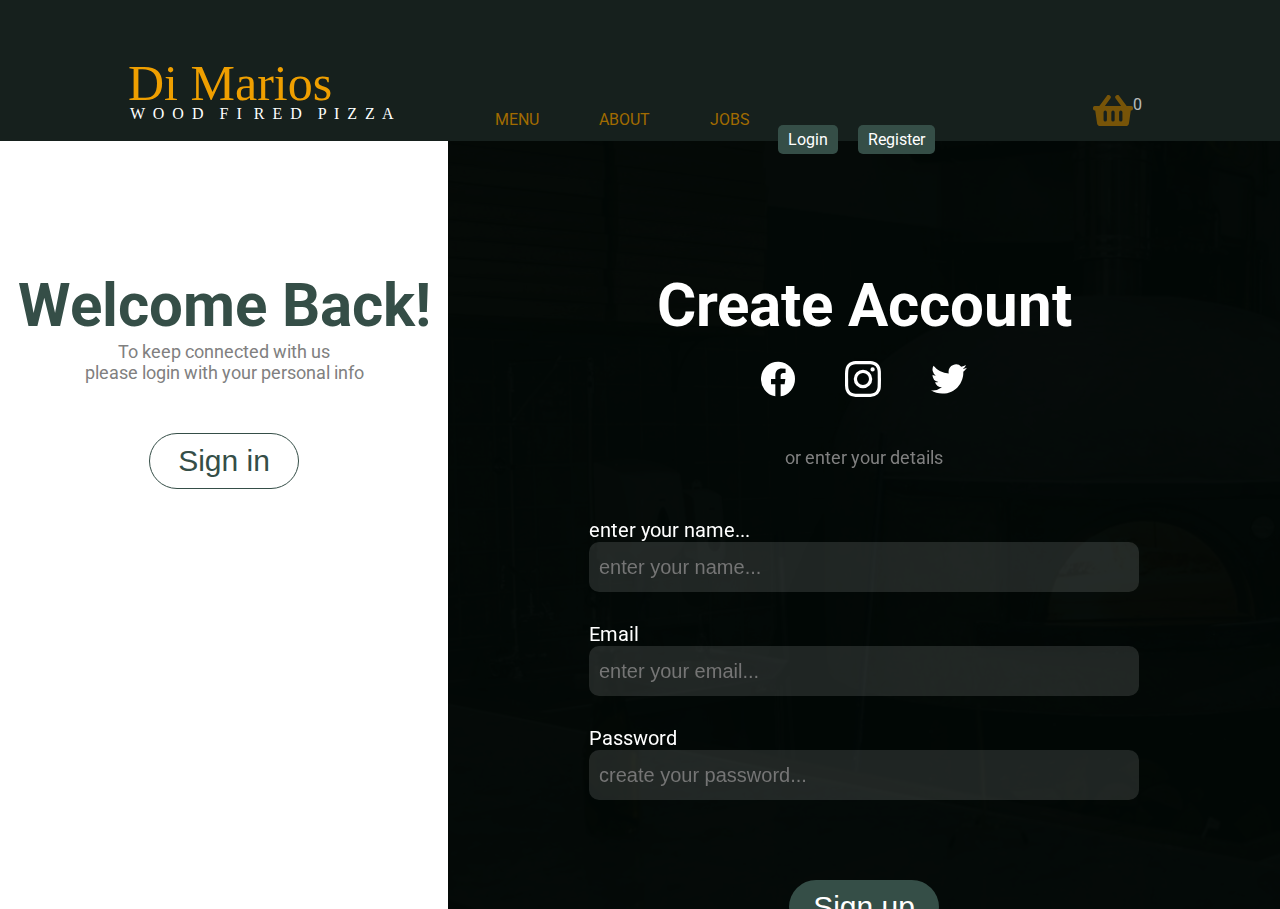
<file: DiMarios Design/register.html>
<!DOCTYPE html>
<html lang="en">
<head>
    <meta charset="UTF-8">
    <meta http-equiv="X-UA-Compatible" content="IE=edge">
    <meta name="description" content="DiMarios wood fired pizza">
    <meta name="viewport" content="width=device-width, initial-scale=1.0">
    <title>DiMarios</title>
    <link href="https://fonts.googleapis.com/css2?family=Roboto:wght@500&display=swap" rel="stylesheet">
    <link rel="stylesheet" href="css/register.css">

</head>
<body>
    <img class="background" src="images/paymentbackground.svg" alt="background-image">
    <!--top navigation section-->
    <div class="top-section">
        <div class="flex-container">
            <div class="logo">
               <a href="index.html"> <img class="logo-name" src="images/logo.svg" alt="logo" ></a>
            </div>
            <div class="nav_links">
                <ul>
                    <li><a href="menu.html">menu</a></li>
                    <li><a href="about.html">about</a></li>
                    <li><a href="jobs.html">jobs</a></li>
                </ul>
            </div>
            <div class="register">
                <ul>
                    <li><a href="loggin.html">Login</a></li>
                    <li><a href="register.html">Register</a></li>
                    <li class="cart">
                        <a class="cart-icon" href="cart.html">
                            <img  src="images/cart.svg" alt="shopping-cart"><span>0</span>
                        </a>
                    </li>
                </ul>
            </div>
        </div>
    </div>
    <!--main content-->
    <div class="main-flex-container">
        <div class="left">
            <h2 class="left-heading">Welcome Back!</h2>
            <p class="left-p">To keep connected with us <br>
                please login with your personal info</p>
               <a href="loggin.html"> <button class="right-button">Sign in</button></a>
            
        </div>
        <div class="right">
            <h2 class="right-heading">Create Account</h2>
            <div class="social">
                <img src="images/facebook.svg" alt="facebook">
                <img src="images/instagram.svg" alt="instagram">
                <img src="images/twitter.svg" alt="twitter">
            </div>
            <p class="right-p">or enter your details</p>
            <div class="form">
                <form>
                  
                        <label for="name">enter your name...</label><br>
                        <input type="text" id="name" name="name" placeholder="enter your name..."><br>
                        <label for="email">Email</label><br>
                        <input type="text" id="email" name="email" placeholder="enter your email..."><br>
                        <label for="name">Password</label><br>
                        <input type="password" id="password" name="password" placeholder="create your password..."><br>
                   
                        <button class="left-button">Sign up</button>
                </form>
            </div>
           
        </div>
    </div>
 
    <script src="javascript/cart.js"></script>
  
    
    
     
</body>
</html>
</file>
<file: DiMarios Design/css/index.css>
* {
    margin: 0;
    padding: 0;
    box-sizing: border-box;
}
p {
    font-size: 18px;
}
h1, h2, h3 ,h4, h5, h6, p, a {
    font-family: roboto;
}
/*top navigation section*/
.top-section {
    z-index: 10;
    background-color: #16201D;
    width: 100%;
    position: fixed;
    padding-top: 50px;
    top: 0;
}
.flex-container {
    display: flex;
    width: 80%;
    margin: auto;
    justify-content: space-between;
    flex-wrap: nowrap;
}
/*logo*/
.logo-name:hover {
    cursor: pointer;
}
/*links*/
.nav_links a {
    text-decoration: none;
    color: #A16B00;
    text-transform: uppercase;
}
.nav_links li {
    list-style-type: none;
}
.nav_links ul {
    display: flex;
    gap: 60px;
    margin-top: 60px;
    margin-left: 0px;
}
.nav_links a:hover {
    color: #EF9F00;
    text-decoration: underline;
}
.register a {
    text-decoration: none;
    position: relative;
    bottom: -30px;
    padding: 5px 10px;
    background-color: #354E47;
    border-radius: 5px;
    color: white;
}
/*register and login links*/
.register li {
    list-style-type: none;
}
.register ul {
    display: flex;
    gap: 20px;
    margin-top: 50px;
}
.register a:hover {
    background-color: #A16B00;

}
/*cart*/
.cart-icon img{
    width: 40px;
}
.register .cart-icon {
    display: flex;
    margin-left: 10vw;
    opacity: .7;
    top: -10px;
    background-color: transparent;
}
.register .cart-icon:hover {
    background-color: transparent;
}
.cart-icon:hover {
    cursor: pointer;
    opacity: 1;
}
/*banner section*/
.banner-image {
    position: fixed;
    min-width: 100vw;
    min-height: 100vh;
    top: -500px;
    overflow: hidden;
}
.banner {
    position: relative;
    display: block;
    background-color: black;
}
.banner-cover {
    display: flex;
    position: relative;
    width: 100%;
    height: 650px;
    background-color: rgba(0, 0, 0, 0.74);
    align-items: center;
    justify-content: center;
}
.banner-cover h2 {
    color: white;
    margin: auto;
    font-size: 150px;
    line-height: 100px;
    position: fixed;
    margin-top: 100px;
}
.left {
    float: left;
    color: orange;
    font-size: 90px;

}
.right {
    float: right;
    color: orange;
    font-size: 90px;
}
/*main content*/
.content {
    position: relative;
    background-color: white;
    width: 100%;
    height: auto;
}
.order-online {
    padding-top: 3vh;
    padding-bottom: 3vh;
    display: flex;
    justify-content: center;
}
.order-online-button {
    padding: 20px 30px;
    background-color: #354E47;
    border-radius: 40px;
    margin-top: 5vh;
    margin-bottom: 5vh;
    font-size: 30px;
    text-decoration: none;
    color: white;
}
.order-online-button:hover {
    background-color: #16201D;
}
.orange {
    color: orange;
}
hr {
    display: flex;
    width: 50vw;
    margin: auto;
    border: 2px solid orange;
    margin-bottom: 5vh;
}
h3 {
    text-align: center;
    font-size: 30px;
    color: #354E47;
    padding: 5vh;
}
.menu-selection {
    display: flex;
    justify-content: center;
    gap: 50px;
    background-color: white;
    padding-top: 5vh;
    padding-bottom: 5vh;
}
p {
    text-align: center;
    color: #354E47;
    padding-top: 3vh;
    padding-bottom: 3vh;
}
/*footer section*/
footer {
    position: relative;
    width: 100%;
    height: 400px;
    background-color: #16201D;
    padding: 50px;
}
.footer-links a {
    color: white;
    text-transform: uppercase;
}
.footer-links li {
    list-style-type: none;
    display: inline;
}
.footer-links ul {
    justify-content: center;
    display: flex;
    gap: 60px;
    text-align: center;
    padding-top: 30px;
}
footer p {
    color: white;
    font-size: 30px;
    text-align: center;
    margin: 50px;
}
.underline {
    text-decoration: underline;
}
.social {
    display: flex;
    justify-content: center;
    gap: 30px;
}
</file>
<file: DiMarios Design/css/about.css>
* {
    margin: 0;
    padding: 0;
    box-sizing: border-box;
}
html {
    scroll-behavior: smooth;
}  
.background {
    position: fixed;
    min-width: 100vw;
    min-height: 100vh;
}
p {
    font-size: 18px;
    width: 100%;
    text-align: center;
    color: rgba(255, 255, 255, 0.342);
    
}
h1, h2, h3 ,h4, h5, h6, p, a {
    font-family: roboto;
    
}
h2 {
    font-size: 60px;
}
h3 {
    font-size: 30px;
    width: 100%;
    text-align: center;
    color: WHITE;
}

/*top navigation section*/
.top-section {
    z-index: 10;
    background-color: #16201D;
    width: 100%;
    position: fixed;
    padding-top: 50px;
    top: 0;
}
.flex-container {
    display: flex;
    width: 80%;
    margin: auto;
    justify-content: space-between;
    flex-wrap: nowrap;
}
/*logo*/
.logo-name:hover {
    cursor: pointer;
}
/*links*/
.nav_links a {
    text-decoration: none;
    color: #A16B00;
    text-transform: uppercase;
}
.nav_links li {
    list-style-type: none;
}
.nav_links ul {
    display: flex;
    gap: 60px;
    margin-top: 60px;
    margin-left: 0px;
}
.nav_links a:hover {
    color: #EF9F00;
    text-decoration: underline;
}
.register a {
    text-decoration: none;
    position: relative;
    bottom: -30px;
    padding: 5px 10px;
    background-color: #354E47;
    border-radius: 5px;
    color: white;
}
/*register and login links*/
.register li {
    list-style-type: none;
}
.register ul {
    display: flex;
    gap: 20px;
    margin-top: 50px;
}
.register a:hover {
    background-color: #A16B00;

}
/*cart*/
.cart-icon img{
    width: 40px;
}
.register .cart-icon {
    display: flex;
    margin-left: 10vw;
    opacity: .7;
    top: -10px;
    background-color: transparent;
}
.register .cart-icon:hover {
    background-color: transparent;
}
.cart-icon:hover {
    cursor: pointer;
    opacity: 1;
}
/*left side navigation*/
.side-bar {
    height: 100vh;
    width: 20%;
    background-color: #010705fa;
    justify-content: center;
    align-items: center;
    position: fixed;
}
.side-bar ul {
    position: fixed;
    top: 50%;
    transform: translate(-50%);
    left: 12%;
}
.side-bar li {
    list-style-type: none;
    padding: 20px 5px;
}
.side-bar a {
    text-decoration: none;
    padding: 20px 5px;
    font-size: 18px;
    font-weight: bold;
    color: white;
    letter-spacing: 3px;
    border-left: 2px solid transparent;
}
.side-bar a:hover {
    border-left: 2px solid orange;
    color: orange;
}
/*right side content*/
.right-parent-container {
    z-index: 2;
    background-color: #010705f1;
    margin-left: 20%;
    width: 80%;
    height: auto;
    position: relative;
}
.right-side-flex{
    display: flex;
    width: 100%;
    height: auto;
    justify-content: center;
    gap: 50px;
    padding-top: 500px;
    padding-bottom: 400px;
}
.content {
    width: 40%;
    height: 500px;
    display: flex;
    flex-wrap: wrap;
    align-items: center;
    justify-content: center;
    padding-top: 100px;
    padding-bottom: 100px;
}
.image {
    width: 50%;
    height: 500px;
    display: flex;
    justify-content: center;
    align-items: center;
}
.images {
    width: 100%;
}
hr {
    visibility: collapse;
}
/*footer section*/
footer {
    width: 100%;
    height: 400px;
    background-color: #16201D;
    padding: 50px;
    bottom: 0;
    position: relative;
}
.footer-links a {
    color: white;
    text-transform: uppercase;
}
.footer-links li {
    list-style-type: none;
    display: inline;
}
.footer-links ul {
    justify-content: center;
    display: flex;
    gap: 60px;
    text-align: center;
    padding-top: 30px;
}
footer p {
    color: white;
    font-size: 30px;
    text-align: center;
    margin: 50px;
}
.underline {
    text-decoration: underline;
}
.social {
    display: flex;
    justify-content: center;
    gap: 30px;
}
</file>
<file: DiMarios Design/css/cart.css>
* {
    margin: 0;
    padding: 0;
    box-sizing: border-box;
}
.background {
    position: fixed;
    min-width: 100vw;
    min-height: 100vh;
}
p {
    font-size: 18px;
}
h1, h2, h3 ,h4, h5, h6, p, a {
    font-family: roboto;
}
h2 {
    font-size: 60px;
}

/*top navigation section*/
.top-section {
    z-index: 10;
    background-color: #16201D;
    width: 100%;
    position: fixed;
    padding-top: 50px;
    top: 0;
}
.flex-container {
    display: flex;
    width: 80%;
    margin: auto;
    justify-content: space-between;
    flex-wrap: nowrap;
}
/*logo*/
.logo-name:hover {
    cursor: pointer;
}
/*links*/
.nav_links a {
    text-decoration: none;
    color: #A16B00;
    text-transform: uppercase;
}
.nav_links li {
    list-style-type: none;
}
.nav_links ul {
    display: flex;
    gap: 60px;
    margin-top: 60px;
    margin-left: 0px;
}
.nav_links a:hover {
    color: #EF9F00;
    text-decoration: underline;
}
.register a {
    text-decoration: none;
    position: relative;
    bottom: -30px;
    padding: 5px 10px;
    background-color: #354E47;
    border-radius: 5px;
    color: white;
}
/*register and login links*/
.register li {
    list-style-type: none;
}
.register ul {
    display: flex;
    gap: 20px;
    margin-top: 50px;
}
.register a:hover {
    background-color: #A16B00;

}
/*cart*/
.cart-icon img{
    width: 40px;
}
.register .cart-icon {
    display: flex;
    margin-left: 10vw;
    opacity: .7;
    top: -10px;
    background-color: transparent;
}
.register .cart-icon:hover {
    background-color: transparent;
}
.cart-icon:hover {
    cursor: pointer;
    opacity: 1;
}


/*-----main content------*/
.main-container {
    display: flex;
    margin-top: 140px;
    width: 100%;
    height: 90vh;
}
/*left make the payment container*/
.header1 {
    color: white;
    width: 65%;
    padding: 50px;
    position: absolute;
    text-align: center;
    top: 300px;
}
.left-payment-container {
    width: 65%;
    display: flex;
    background-color: #16201df5;
    z-index: 1;
    justify-content: center;
    align-items: center;
}
/*left payment container from*/
.payment-form {
    width: auto;
    display: flex;
    width: 700px;
    flex-wrap: wrap;
    justify-content: center;
    margin-top: 50px;
}
form {
    font-family: roboto;
    width: auto;
    font-size: 20px;
}
.inline {
    width: 100%;
    display: flex;
    gap: 40px;
}
.inline input {
    width: 130px;
    
    
}
.col {
    float: left;
    padding: 20px;
}
label {
    color: white;
}
input {
    background-color: rgba(255, 255, 255, 0.123);
    border: none;
    width: 300px;
    height: 50px;
    border-radius: 10px;
    padding: 10px;
    margin-bottom: 30px;
    font-size: 20px;
    color: white;
}
.button {
    width: 300px;
    background-color: #354E47;
    text-align: center;
    border-radius: 10px;
}
.button:hover {
    background-color: #A16B00;
    cursor: pointer;
}
.button p{
    font-size: 30px;
    padding: 10px;
    color: white;
}
.securepayments {
  width: 300px;
  height: 100px;
}
.securepayments img{
 width: 300px;
}
textarea {
    background-color: teal;
}

/*right cart items list container*/
.header2 {
    color: #354E47;
    width: 33%;
    padding: 50px;
    position: absolute;
    text-align: center;
    top: 300px;
}
.right-product-container {
    width: 35%;
    height: 100%;
    display: flex;
    flex-wrap: wrap;
    justify-content: center;
    align-items: center;
    z-index: 1;
    background-color: white;
}
.products-container {
    width: 450px;
    justify-content: space-around;
    margin: 0 auto;
    margin-top: 50px;
    display: flex;
    flex-wrap: wrap;
}
.product-header {
    width: 450px;
    display: flex;
    justify-content: flex-start;
    border-bottom: 4px solid #16201D;
    margin: 0 auto;
    padding-bottom: 10px;
    margin-top: 5px;
    position: absolute;
    top: 40%;
    
    
}
.product-title {
    width: 200px;
    display: flex;
    
}
.price {
    width: 15%;
    display: flex;
    justify-content: flex-start;
    
}
.quantity {
    width: 150px;
    display: flex;
    justify-content: center;
}
.total{
    width: 50px;
    display: flex;
    align-items: center;
    
}
.product {
    width: 100%;
    display: flex;
    justify-content: flex-start;
    align-items: center;
    padding: 10px 0;
    border-bottom: 1px solid #16201D;
}

.basketTotalContainer {
    display: flex;
    justify-content: flex-end;
    width: 450px;
    padding: 10px 0;
    border-top: 4px solid #16201D;
}
.basketTotalTitle {
    padding: 0 10px;
    margin-left: 50%;
}
.product-name {
    width: 200px;
}
</file>
<file: DiMarios Design/css/jobs.css>
* {
    margin: 0;
    padding: 0;
    box-sizing: border-box;
}
p {
    font-size: 18px;
}
h1, h2, h3 ,h4, h5, h6, p, a {
    font-family: roboto;
    color: white;
}
.background {
    position: fixed;
    min-width: 100vw;
    min-height: 100vh;
}
h3 {
    font-size: 30px;
    margin-top: 200px;
}
/*top navigation section*/
.top-section {
    z-index: 10;
    background-color: #16201D;
    width: 100%;
    position: fixed;
    padding-top: 50px;
    top: 0;
}
.flex-container {
    display: flex;
    width: 80%;
    margin: auto;
    justify-content: space-between;
    flex-wrap: nowrap;
}
/*logo*/
.logo-name:hover {
    cursor: pointer;
}
/*links*/
.nav_links a {
    text-decoration: none;
    color: #A16B00;
    text-transform: uppercase;
}
.nav_links li {
    list-style-type: none;
}
.nav_links ul {
    display: flex;
    gap: 60px;
    margin-top: 60px;
    margin-left: 0px;
}
.nav_links a:hover {
    color: #EF9F00;
    text-decoration: underline;
}
.register a {
    text-decoration: none;
    position: relative;
    bottom: -30px;
    padding: 5px 10px;
    background-color: #354E47;
    border-radius: 5px;
    color: white;
}
/*register and login links*/
.register li {
    list-style-type: none;
}
.register ul {
    display: flex;
    gap: 20px;
    margin-top: 50px;
}
.register a:hover {
    background-color: #A16B00;

}
/*cart*/
.cart-icon img{
    width: 40px;
}
.register .cart-icon {
    display: flex;
    margin-left: 10vw;
    opacity: .7;
    top: -10px;
    background-color: transparent;
}
.register .cart-icon:hover {
    background-color: transparent;
}
.cart-icon:hover {
    cursor: pointer;
    opacity: 1;
}
/*main content*/
.main-content {
    position: relative;
    height: 100vh;
    width: 100%;
}
/*left side of content*/
.left {
    width: 50%;
    height: 100vh;
    padding-top: 25vh;
    position: fixed;
    background-color:#010705fa;
    text-align: center;
}
.left p {
    padding: 50px;
    width: 70%;
    margin: auto;
    color: rgba(255, 255, 255, 0.342);
}
.left p:nth-child(odd) {
    background-color: rgba(255, 255, 255, 0.021);
    padding: 10px;
    width: 50%;
}
/*right side of content*/
.right {
    width: 50%;
    height: 100vh;
    padding-top: 25vh;
    position: fixed;
    background-color:#010705f1;
    text-align: center;
    margin-left: 50%;
    text-align: left;
    padding-left: 10%;
}
/*form*/
form {
    position: relative;
    font-family: roboto;
    width: auto;
    font-size: 20px;
}
.col {
    float: left;
    padding: 20px;
}
label {
    color: white;
}
input {
    background-color: rgba(255, 255, 255, 0.123);
    border: none;
    width: 300px;
    height: 50px;
    border-radius: 10px;
    padding: 10px;
    margin-bottom: 30px;
    font-size: 20px;
    color: white;
}
textarea {
    background-color: rgba(255, 255, 255, 0.123);
    color: white;
    font-size: 18px;
    font-family: roboto;
    padding: 10px;
    border: transparent;
    border-radius: 10px;
}
button {
    position: relative;
    width: 300px;
    background-color: #354E47;
    text-align: center;
    border-radius: 10px;
    font-size: 30px;
    padding: 10px;
    color: white;
    border: none;
    margin-right: 100%;
    margin-left: 20px;
}
button:hover {
    background-color: #A16B00;
    cursor: pointer;
}



/*footer section*/
footer {
    position: relative;
    width: 100%;
    height: 400px;
    background-color: #16201D;
    padding: 50px;
}
.footer-links a {
    color: white;
    text-transform: uppercase;
}
.footer-links li {
    list-style-type: none;
    display: inline;
}
.footer-links ul {
    justify-content: center;
    display: flex;
    gap: 60px;
    text-align: center;
    padding-top: 30px;
}
footer p {
    color: white;
    font-size: 30px;
    text-align: center;
    margin: 50px;
}
.underline {
    text-decoration: underline;
}
.social {
    display: flex;
    justify-content: center;
    gap: 30px;
}
</file>
<file: DiMarios Design/css/loggin.css>
* {
    margin: 0;
    padding: 0;
    box-sizing: border-box;
}
p {
    font-size: 18px;
}
h1, h2, h3 ,h4, h5, h6, p, a {
    font-family: roboto;
}
.background {
    min-width: 100%;
    min-height: 100vh;
    position: fixed;
}
h2 {
    font-size: 60px;
}
/*top navigation section*/
.top-section {
    z-index: 10;
    background-color: #16201D;
    width: 100%;
    position: fixed;
    padding-top: 50px;
    top: 0;
}
.flex-container {
    display: flex;
    width: 80%;
    margin: auto;
    justify-content: space-between;
    flex-wrap: nowrap;
}
/*logo*/
.logo-name:hover {
    cursor: pointer;
}
/*links*/
.nav_links a {
    text-decoration: none;
    color: #A16B00;
    text-transform: uppercase;
}
.nav_links li {
    list-style-type: none;
}
.nav_links ul {
    display: flex;
    gap: 60px;
    margin-top: 60px;
    margin-left: 0px;
}
.nav_links a:hover {
    color: #EF9F00;
    text-decoration: underline;
}
.register a {
    text-decoration: none;
    position: relative;
    bottom: -30px;
    padding: 5px 10px;
    background-color: #354E47;
    border-radius: 5px;
    color: white;
}
/*register and login links*/
.register li {
    list-style-type: none;
}
.register ul {
    display: flex;
    gap: 20px;
    margin-top: 50px;
}
.register a:hover {
    background-color: #A16B00;

}
/*cart*/
.cart-icon img{
    width: 40px;
}
.register .cart-icon {
    display: flex;
    margin-left: 10vw;
    opacity: .7;
    top: -10px;
    background-color: transparent;
}
.register .cart-icon:hover {
    background-color: transparent;
}
.cart-icon:hover {
    cursor: pointer;
    opacity: 1;
}
/*main content*/
.main-flex-container {
    display: flex;
    height: 101vh;
    width: 100%;
}
.left {
    height: 101vh;
    width: 65%;
    background-color:#010705fa;
    color: grey;
    position: fixed;
}
.left-heading {
    margin-top: 30vh;
    color: white;
    text-align: center;
}
.social {
    display: flex;
    justify-content: center;
    gap: 50px;
    margin-top: 20px;
    margin-bottom: 20px;
}
form {
    position: relative;
    font-family: roboto;
    width: auto;
    font-size: 20px;
    width: 550px;
    margin-left: 50%;
    transform: translate(-50%);
}
label {
    color: white;
}
input {
    background-color: rgba(255, 255, 255, 0.123);
    border: none;
    width: 550px;
    height: 50px;
    border-radius: 10px;
    padding: 10px;
    margin-bottom: 30px;
    font-size: 20px;
    color: white;
}
.password-reset:hover {
    text-decoration: underline;
    cursor: pointer;
}
.left-button {
    position: relative;
    width: 150px;
    background-color: #354E47;
    text-align: center;
    border-radius: 50px;
    font-size: 30px;
    padding: 10px;
    color: white;
    border: none;
    margin-left: 50%;
    transform: translate(-50%);
    margin-top: 50px;
}
.left-button:hover {
    background-color: #A16B00;
    cursor: pointer;
}
p{
    text-align: center;
}
.right {
    height: 101vh;
    width: 35%;
    background-color:white;
    position: fixed;
    margin-left: 65%;
}
.right-heading {
    margin-top: 30vh;
    color: #354E47;
    text-align: center;
}
.right-p {
    margin-top: 50px;
    margin-bottom: 50px;
    color: #010705;
}
.right-button {
    position: relative;
    width: 150px;
    background-color: white;
    text-align: center;
    border-radius: 50px;
    font-size: 30px;
    padding: 10px;
    color: #354E47;
    border: none;
    margin-left: 50%;
    transform: translate(-50%);
    margin-top: 50px;
    border: 1px solid #354E47;
}
.right-button:hover {
   
    background-color: #354E47;
    color: white;
    border: 1px solid #354E47;
    cursor: pointer;
}
</file>
<file: DiMarios Design/css/menu.css>
* {
    margin: 0;
    padding: 0;
    box-sizing: border-box;
}
html {
    scroll-behavior: smooth;
}  
p {
    font-size: 18px;
}
h1, h2, h3 ,h4, h5, h6, p, a {
    font-family: roboto;
}
.background {
    position: fixed;
    min-width: 100vw;
    min-height: 100vh;
}
hr {
    visibility: hidden;
}
.space {
    padding-top: 200px;
    padding-bottom: 200px;
}
/*top navigation section*/
.top-section {
    z-index: 10;
    background-color: #16201D;
    width: 100%;
    position: fixed;
    padding-top: 50px;
    top: 0;
}
.flex-container {
    display: flex;
    width: 80%;
    margin: auto;
    justify-content: space-between;
    flex-wrap: nowrap;
}
/*logo*/
.logo-name:hover {
    cursor: pointer;
}
/*links*/
.nav_links a {
    text-decoration: none;
    color: #A16B00;
    text-transform: uppercase;
}
.nav_links li {
    list-style-type: none;
}
.nav_links ul {
    display: flex;
    gap: 60px;
    margin-top: 60px;
    margin-left: 0px;
}
.nav_links a:hover {
    color: #EF9F00;
    text-decoration: underline;
}
.register a {
    text-decoration: none;
    position: relative;
    bottom: -30px;
    padding: 5px 10px;
    background-color: #354E47;
    border-radius: 5px;
    color: white;
}
/*register and login links*/
.register li {
    list-style-type: none;
}
.register ul {
    display: flex;
    gap: 20px;
    margin-top: 50px;
}
.register a:hover {
    background-color: #A16B00;

}
/*cart*/
.cart-icon img{
    width: 40px;
}
.register .cart-icon {
    display: flex;
    margin-left: 10vw;
    opacity: .7;
    top: -10px;
    background-color: transparent;
}
.register .cart-icon:hover {
    background-color: transparent;
}
.cart-icon:hover {
    cursor: pointer;
    opacity: 1;
}
/*main content*/
.content {
    width: 100%;
    height: auto;
    display: flex;
}
/*left side navigation*/
.side-bar {
    height: 100vh;
    width: 20%;
    background-color: #010705fa;
    justify-content: center;
    align-items: center;
    position: fixed;
}
.side-bar ul {
    position: fixed;
    top: 50%;
    transform: translate(-50%);
    left: 12%;
}
.side-bar li {
    list-style-type: none;
    padding: 20px 5px;
}
.side-bar a {
    text-decoration: none;
    padding: 20px 5px;
    font-size: 18px;
    font-weight: bold;
    color: white;
    letter-spacing: 3px;
    text-transform: uppercase;
    border-left: 2px solid transparent;
}
.side-bar a:hover {
    border-left: 2px solid orange;
    color: orange;
}
/*manu*/
h2 {
    color: orange;
    text-align: center;
    font-size: 50px;
    padding-bottom: 50px;
    margin-top: 250px;
}
.menu {
    z-index: 2;
    background-color: #010705f1;
    margin-left: 20%;
}
.menu-flex-container {
    display: flex;
    width: 70%;
    height: auto;
    flex-wrap: wrap;
    justify-content: center;
    align-items: center;
    gap: 20px;
    height: auto;
    margin: auto;
}
.menu-item {
    width: 300px;
    position:relative;
}
.product-image {
    width: 300px;
}
.information-icon {
    position: relative;
    top: 40px;
    left: 10px;
}
h5 {
    font-size: 30px;
    margin-top: 10px;
    color: orange;
}
.product-details {
    display: flex;
    justify-content: space-between;
    padding-top: 10px;
    padding-bottom: 10px;
}
.item-name {
    color: white;
    font-size: 30px;
}
.item-price {
    color: orange;
    font-size: 30px;
}
.button {
   display: flex;
   justify-content: center;
}
.button a {
    text-decoration: none;
    color: white;
    background-color: #354E47;
    padding: 15px 100px;
    font-size: 20px;
}
.button a:hover {
    background-color: orange;
    transition: 0.4s ease-in-out;
}
.product-information {
    height: 300px;
    width: 300px;
    background-color: rgba(0, 0, 0, 0.938);
    position: absolute;
    top: 36px;
    display: none;
    padding: 10px;
    color: white;
    font-size: 20px;
    font-weight: lighter;
}
.product-information:hover {
    cursor: pointer;
}
/*footer section*/
footer {
    position: relative;
    width: 100%;
    height: 400px;
    background-color: #16201D;
    padding: 50px;
}
.footer-links a {
    color: white;
    text-transform: uppercase;
}
.footer-links li {
    list-style-type: none;
    display: inline;
}
.footer-links ul {
    justify-content: center;
    display: flex;
    gap: 60px;
    text-align: center;
    padding-top: 30px;
}
footer p {
    color: white;
    font-size: 30px;
    text-align: center;
    margin: 50px;
}
.underline {
    text-decoration: underline;
}
.social {
    display: flex;
    justify-content: center;
    gap: 30px;
}
</file>
<file: DiMarios Design/css/register.css>
* {
    margin: 0;
    padding: 0;
    box-sizing: border-box;
}
p {
    font-size: 18px;
}
h1, h2, h3 ,h4, h5, h6, p, a {
    font-family: roboto;
}
.background {
    min-width: 100%;
    min-height: 100vh;
    position: fixed;
}
h2 {
    font-size: 60px;
}
/*top navigation section*/
.top-section {
    z-index: 10;
    background-color: #16201D;
    width: 100%;
    position: fixed;
    padding-top: 50px;
    top: 0;
}
.flex-container {
    display: flex;
    width: 80%;
    margin: auto;
    justify-content: space-between;
    flex-wrap: nowrap;
}
/*logo*/
.logo-name:hover {
    cursor: pointer;
}
/*links*/
.nav_links a {
    text-decoration: none;
    color: #A16B00;
    text-transform: uppercase;
}
.nav_links li {
    list-style-type: none;
}
.nav_links ul {
    display: flex;
    gap: 60px;
    margin-top: 60px;
    margin-left: 0px;
}
.nav_links a:hover {
    color: #EF9F00;
    text-decoration: underline;
}
.register a {
    text-decoration: none;
    position: relative;
    bottom: -30px;
    padding: 5px 10px;
    background-color: #354E47;
    border-radius: 5px;
    color: white;
}
/*register and login links*/
.register li {
    list-style-type: none;
}
.register ul {
    display: flex;
    gap: 20px;
    margin-top: 50px;
}
.register a:hover {
    background-color: #A16B00;

}
/*cart*/
.cart-icon img{
    width: 40px;
}
.register .cart-icon {
    display: flex;
    margin-left: 10vw;
    opacity: .7;
    top: -10px;
    background-color: transparent;
}
.register .cart-icon:hover {
    background-color: transparent;
}
.cart-icon:hover {
    cursor: pointer;
    opacity: 1;
}
/*main content*/
.main-flex-container {
    display: flex;
    height: 101vh;
    width: 100%;
}
.left {
    height: 101vh;
    width: 35%;
    background-color:white;
    color: grey;
    position: fixed;
}
.left-heading {
    margin-top: 30vh;
    color: #354E47;
    text-align: center;
}
.social {
    display: flex;
    justify-content: center;
    gap: 50px;
    margin-top: 20px;
    margin-bottom: 20px;
}
form {
    position: relative;
    font-family: roboto;
    width: auto;
    font-size: 20px;
    width: 550px;
    margin-left: 50%;
    transform: translate(-50%);
}
label {
    color: white;
}
input {
    background-color: rgba(255, 255, 255, 0.123);
    border: none;
    width: 550px;
    height: 50px;
    border-radius: 10px;
    padding: 10px;
    margin-bottom: 30px;
    font-size: 20px;
    color: white;
}
.password-reset:hover {
    text-decoration: underline;
    cursor: pointer;
}
.left-button {
    position: relative;
    width: 150px;
    background-color: #354E47;
    text-align: center;
    border-radius: 50px;
    font-size: 30px;
    padding: 10px;
    color: white;
    border: none;
    margin-left: 50%;
    transform: translate(-50%);
    margin-top: 50px;
}
.left-button:hover {
    background-color: #A16B00;
    cursor: pointer;
}
p{
    text-align: center;
}
.right {
    height: 101vh;
    width: 65%;
    background-color:#010705fa;
    position: fixed;
    margin-left: 35%;
}
.right-heading {
    margin-top: 30vh;
    color: white;
    text-align: center;
}
.right-p {
    margin-top: 50px;
    margin-bottom: 50px;
    color: grey;
}
.right-button {
    position: relative;
    width: 150px;
    background-color: white;
    text-align: center;
    border-radius: 50px;
    font-size: 30px;
    padding: 10px;
    color: #354E47;
    border: none;
    margin-left: 50%;
    transform: translate(-50%);
    margin-top: 50px;
    border: 1px solid #354E47;
}
.right-button:hover {
   
    background-color: #354E47;
    color: white;
    border: 1px solid #354E47;
    cursor: pointer;
}
</file>
